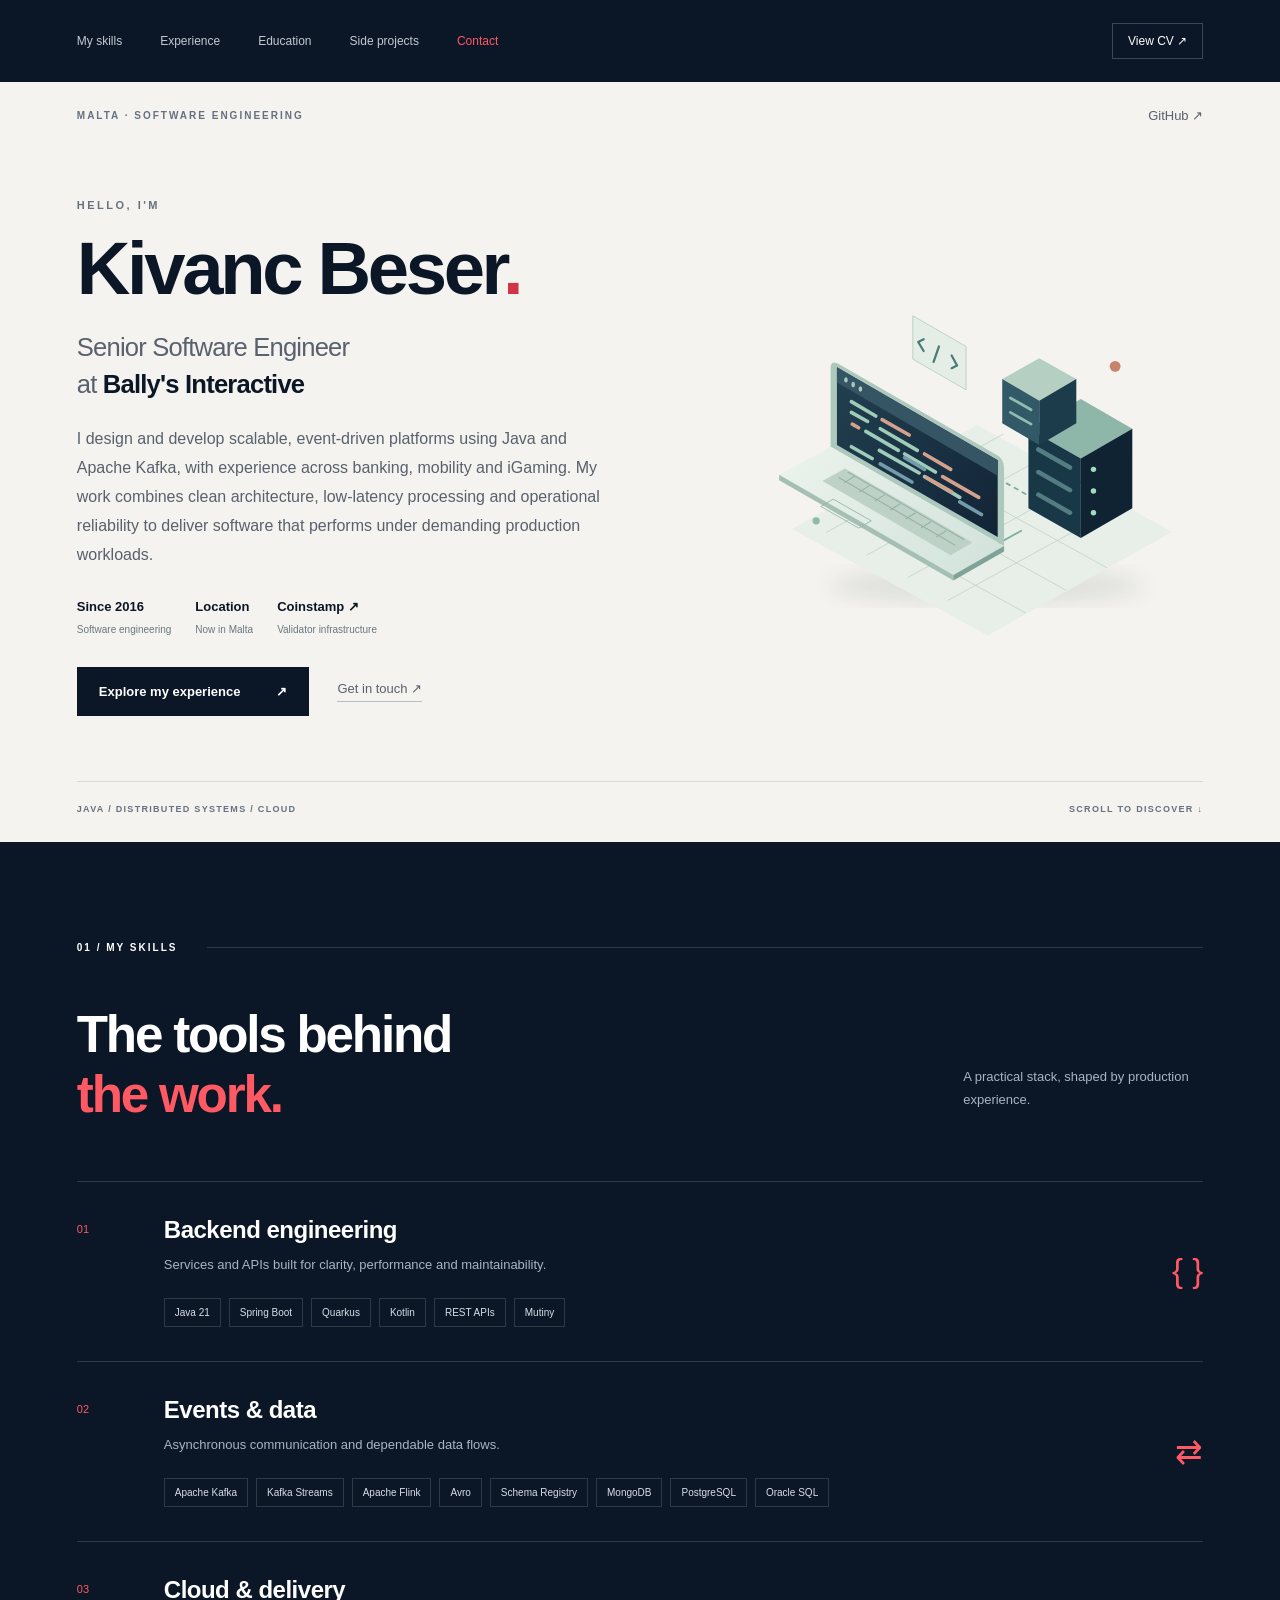
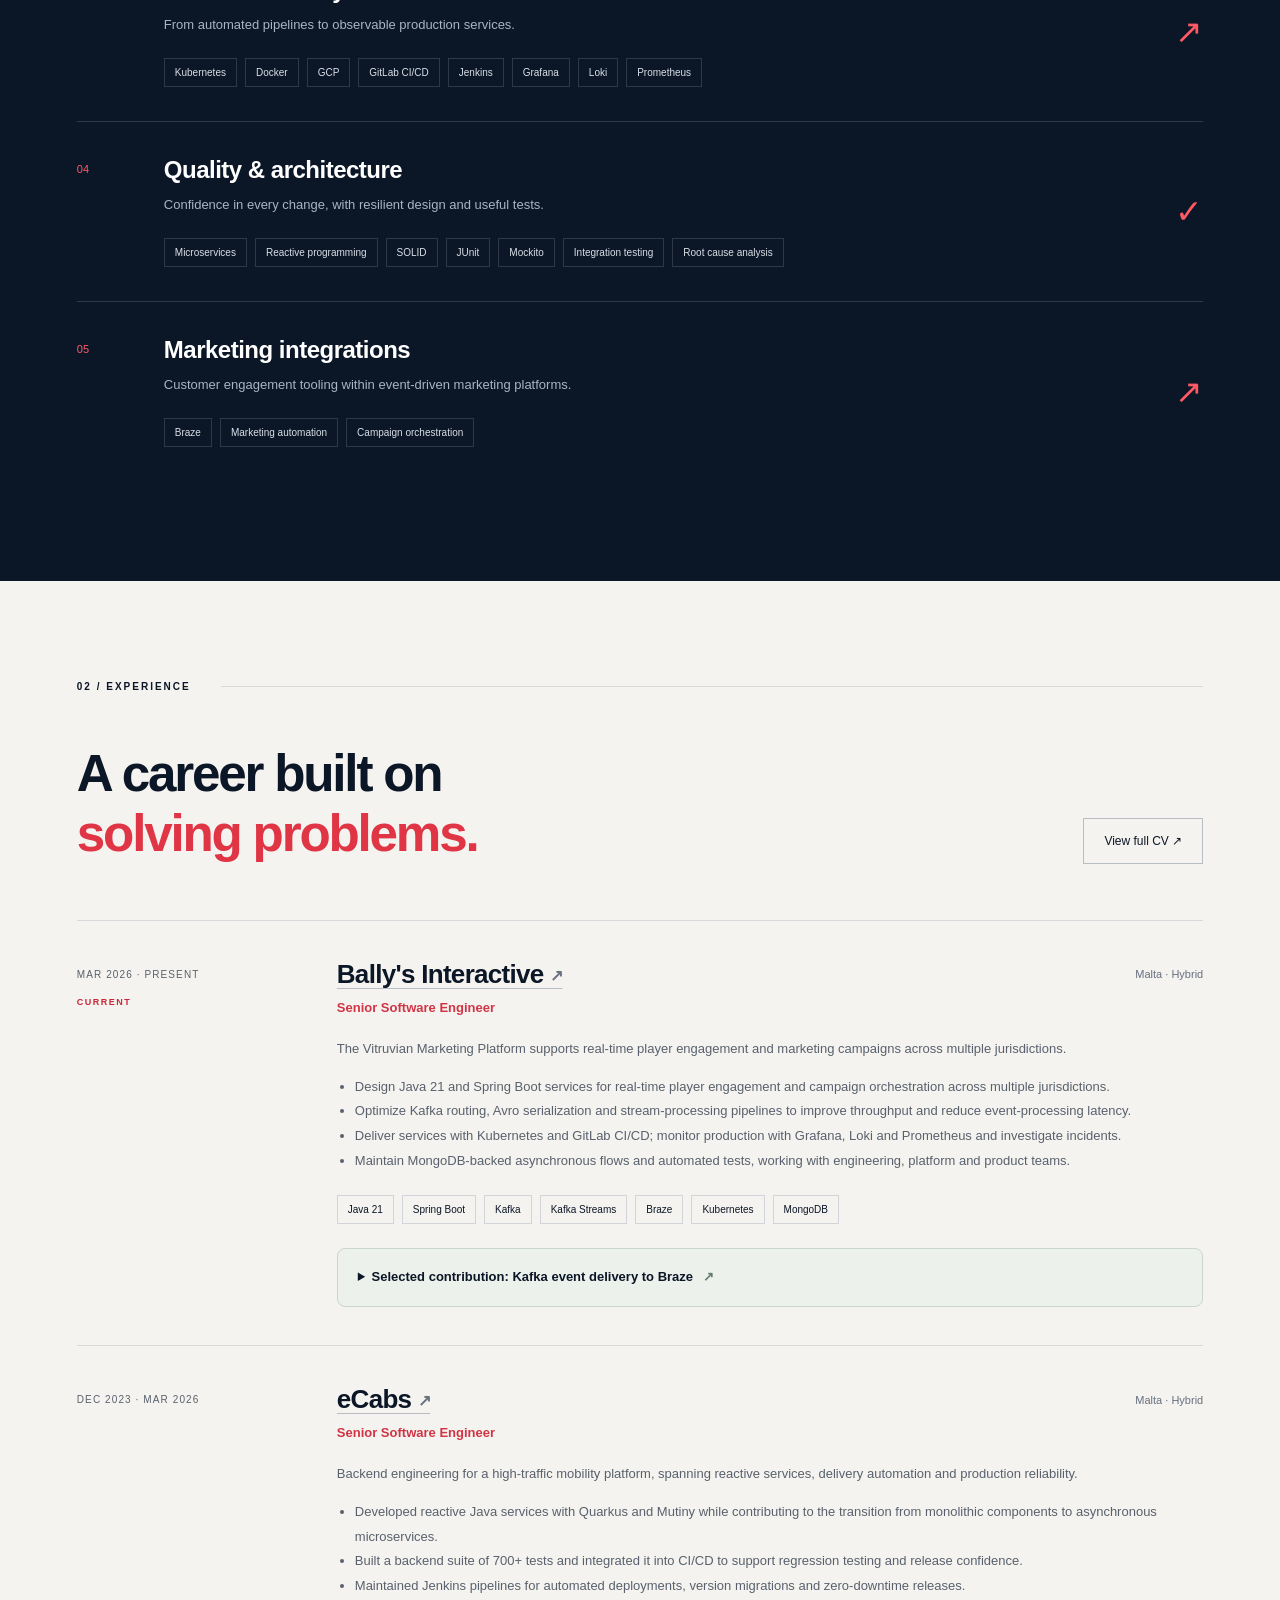
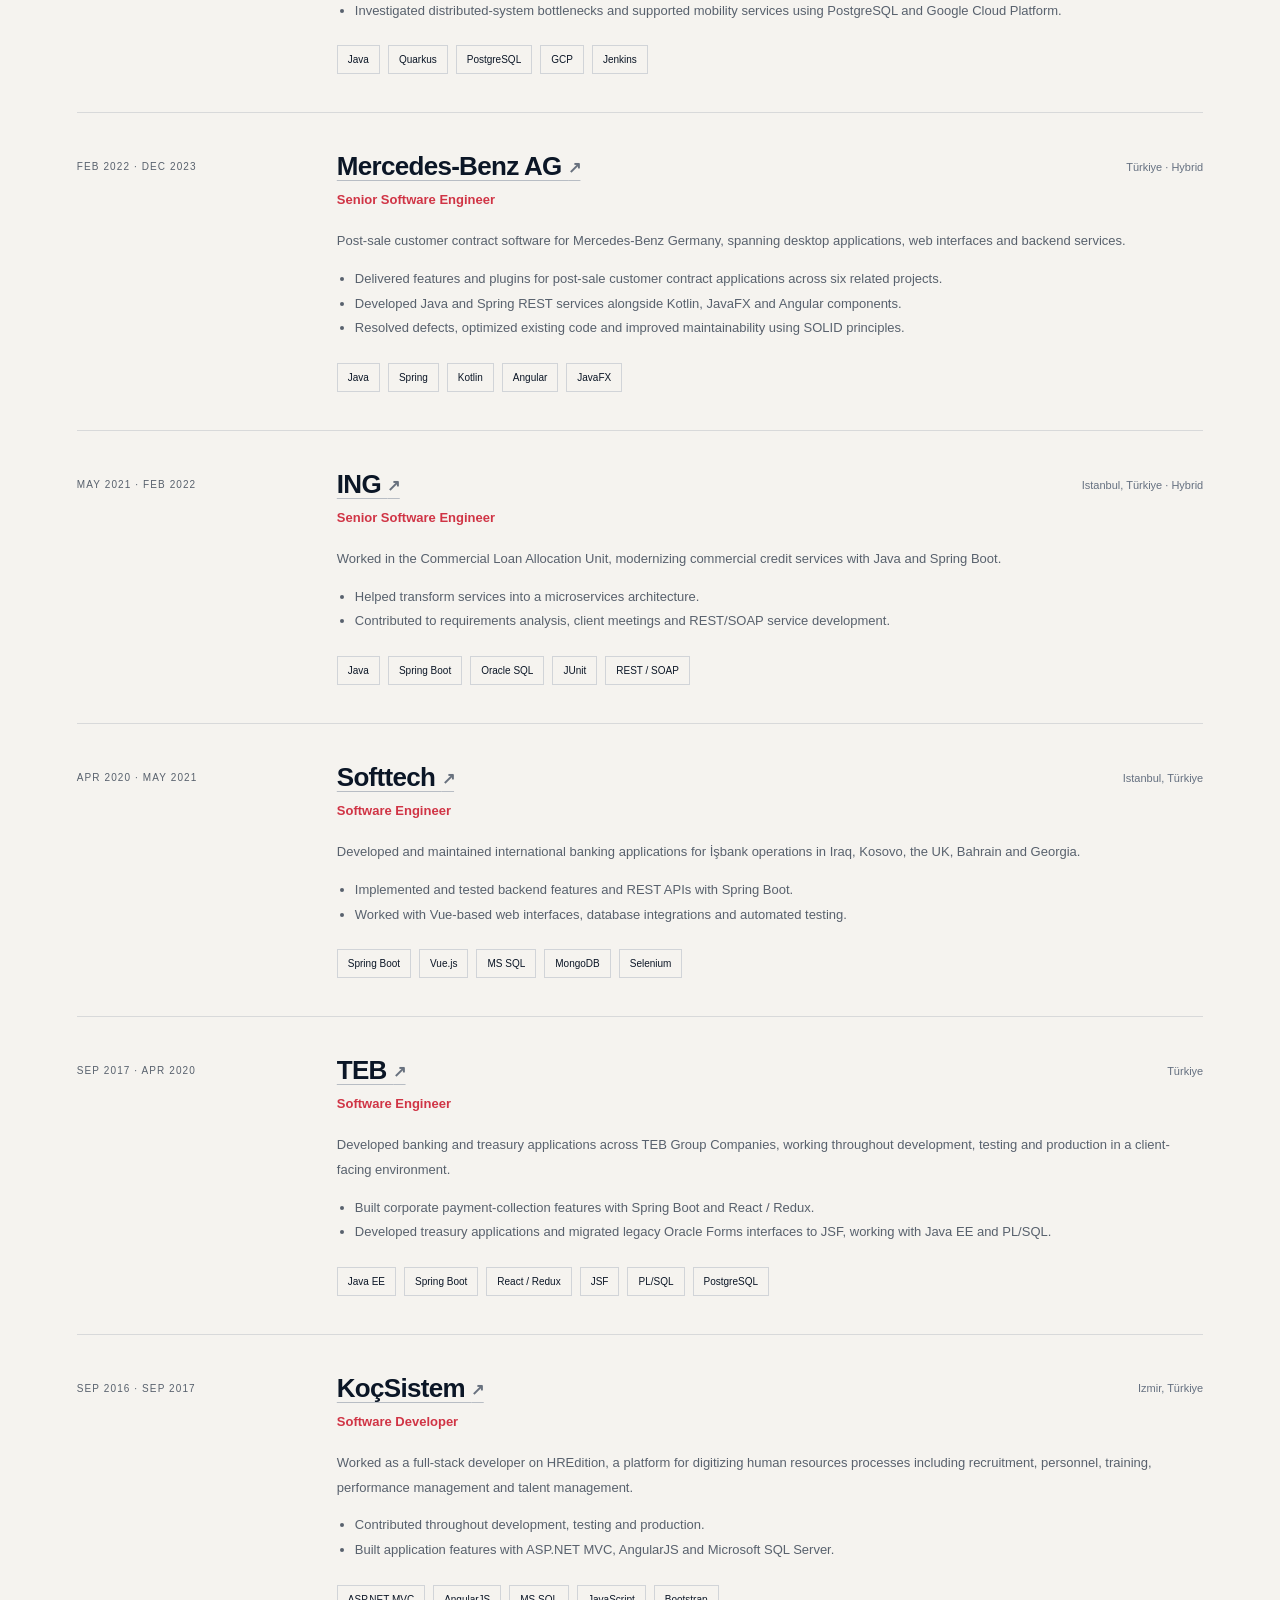
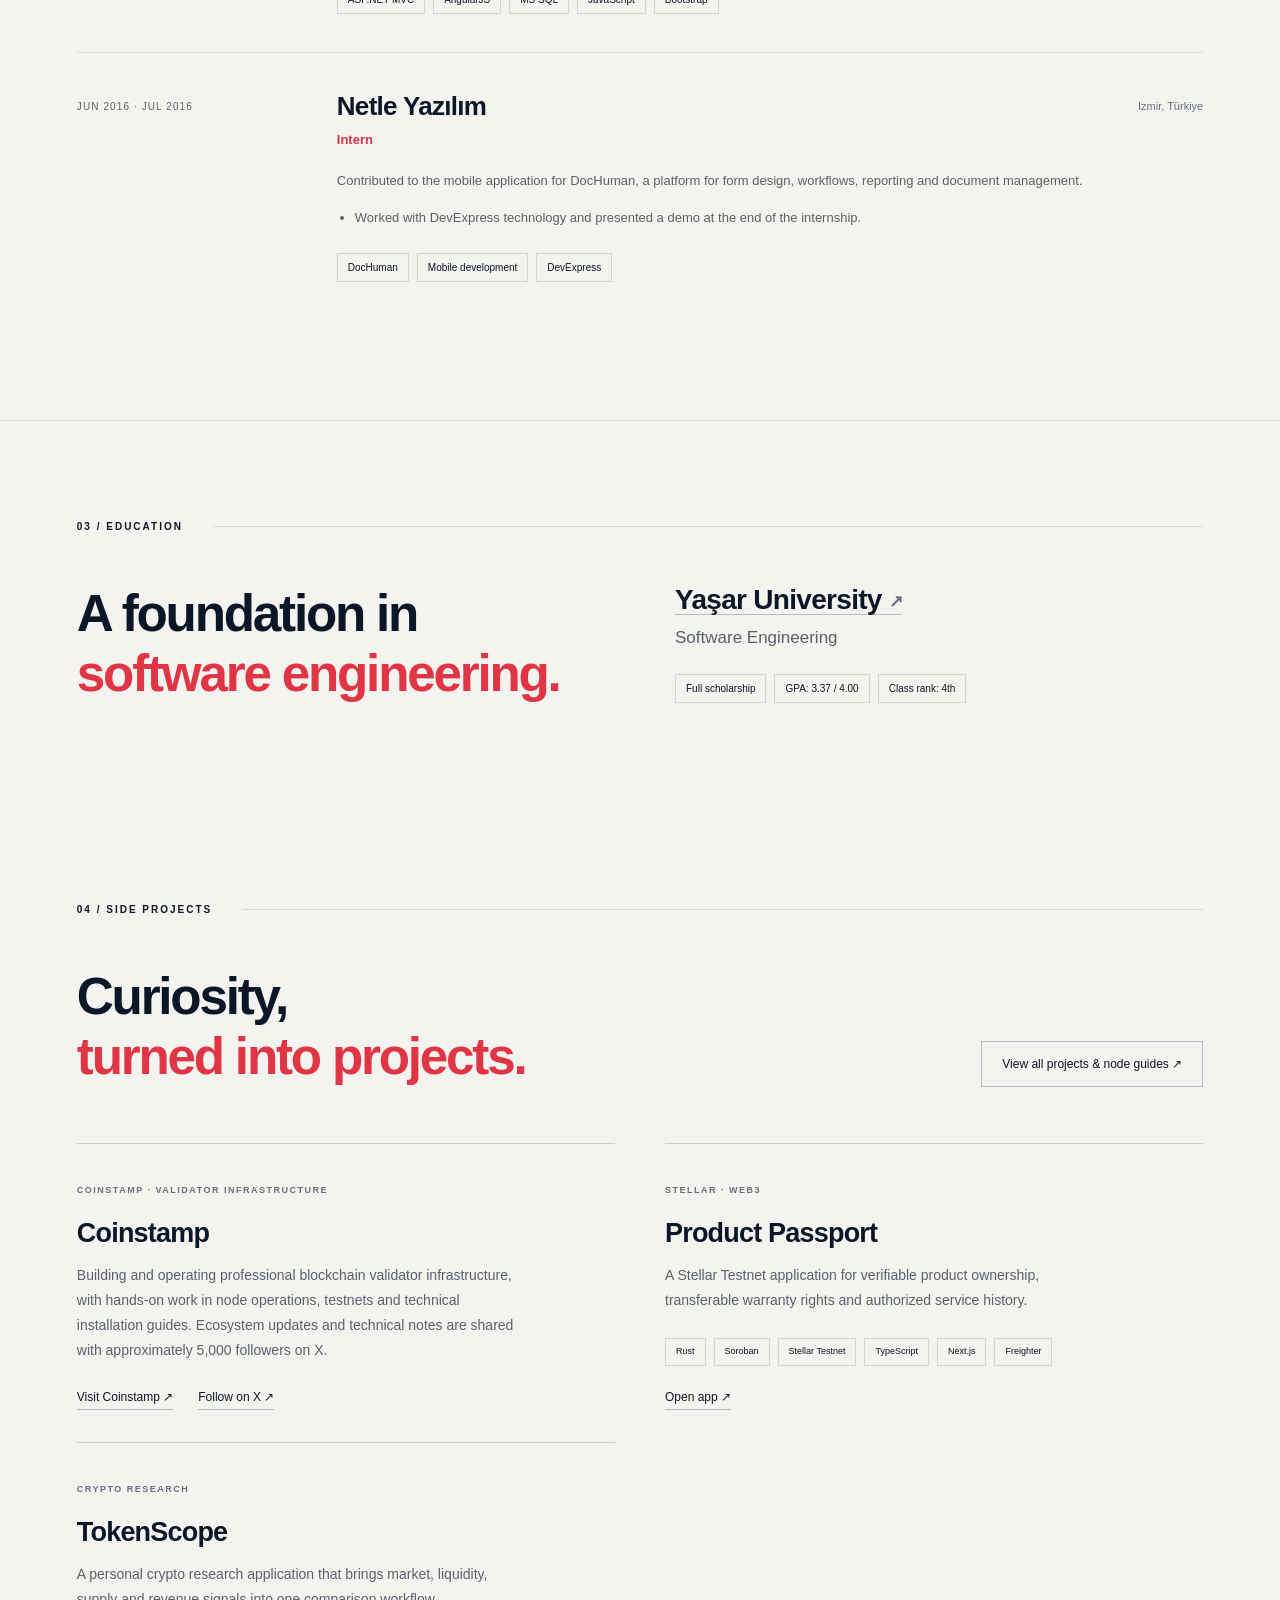
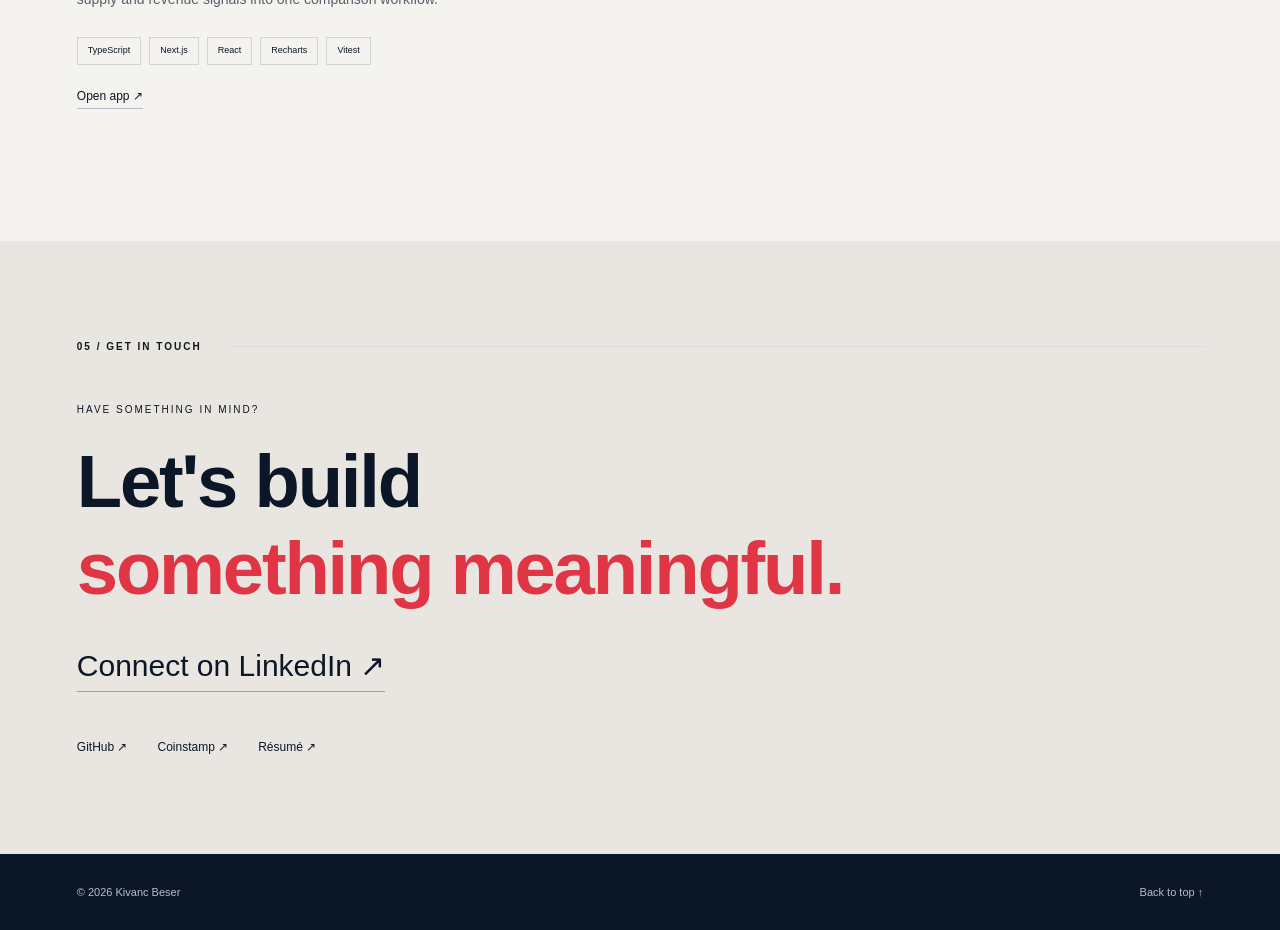
<file: index.html>
<!doctype html>
<html lang="en">
<head>
<meta charset="utf-8"><meta name="viewport" content="width=device-width, initial-scale=1">
<meta name="description" content="Kivanc Beser · Senior Software Engineer based in Malta. Java, event-driven systems, microservices and cloud-native platforms.">
<meta name="theme-color" content="#f5f3ef"><title>Kivanc Beser | Senior Software Engineer</title>

<link rel="stylesheet" href="style.css">
</head>
<body>
<a class="skip" href="#skills">Skip to content</a>
<nav class="nav" aria-label="Main navigation"><div><a href="#skills">My skills</a><a href="#experience">Experience</a><a href="#education">Education</a><a href="#projects">Side projects</a><a href="#contact">Contact</a></div><a class="cv-link" href="cv.html" target="_blank" rel="noopener">View CV ↗</a></nav>
<header class="hero" id="home"><span id="about" class="legacy-anchor" aria-hidden="true"></span>
<div class="hero-top"><span>MALTA · SOFTWARE ENGINEERING</span><a href="https://github.com/kivancbeser" target="_blank" rel="noopener noreferrer">GitHub ↗</a></div>
<div class="hero-layout"><div class="hero-content"><p class="eyebrow">HELLO, I'M</p><h1>Kivanc Beser<span>.</span></h1><h2>Senior Software Engineer <br>at <strong>Bally's Interactive</strong></h2><div class="home-bio"><p>I design and develop scalable, event-driven platforms using Java and Apache Kafka, with experience across banking, mobility and iGaming. My work combines clean architecture, low-latency processing and operational reliability to deliver software that performs under demanding production workloads.</p></div><div class="hero-highlights"><span><strong>Since 2016</strong>Software engineering</span><span><strong>Location</strong>Now in Malta</span><a href="https://coinstamp.me/" target="_blank" rel="noopener noreferrer"><strong>Coinstamp ↗</strong>Validator infrastructure</a></div><div class="hero-actions"><a class="button light" href="#experience">Explore my experience <span>↗</span></a><a class="text-link" href="https://www.linkedin.com/in/kivancenesbeser/" target="_blank" rel="noopener noreferrer">Get in touch ↗</a></div></div>
<div class="tech-visual" role="img" aria-label="Isometric illustration of servers, connected infrastructure and a code window"><svg viewBox="0 0 500 410" fill="none" aria-hidden="true"><defs><linearGradient id="panel" x1="90" y1="70" x2="370" y2="340" gradientUnits="userSpaceOnUse"><stop stop-color="#244454"/><stop offset="1" stop-color="#0b192c"/></linearGradient><linearGradient id="glass" x1="80" y1="80" x2="320" y2="270" gradientUnits="userSpaceOnUse"><stop stop-color="#eff5ef"/><stop offset="1" stop-color="#d2e3db"/></linearGradient><filter id="shadow"><feGaussianBlur stdDeviation="12"/></filter></defs><ellipse cx="260" cy="353" rx="175" ry="20" fill="#153d38" opacity=".1" filter="url(#shadow)"/><path d="M44 290L249 175L465 293L261 408Z" fill="#e8eee8"/><g stroke="#c5d5cc" stroke-width="1"><path d="M82 294L278 185M127 319L324 210M172 344L370 235M217 369L416 260M89 265L303 383M134 240L348 358M179 215L393 333"/></g><g stroke="#7bafa0" stroke-width="2" stroke-linecap="round"><path d="M150 295L221 335L298 292"/><path d="M247 220L322 262L387 225" stroke-dasharray="4 6"/><path d="M83 231L122 253L151 237"/></g><g><path d="M306 179L364 146L421 179L364 212Z" fill="#8eb6a9"/><path d="M306 179L364 212V300L306 267Z" fill="#193847"/><path d="M364 212L421 179V267L364 300Z" fill="#102332"/><path d="M317 202L352 222M317 227L352 247M317 252L352 272" stroke="#537d82" stroke-width="5" stroke-linecap="round"/><g fill="#a1ddbd"><circle cx="378" cy="224" r="3"/><circle cx="378" cy="248" r="3"/><circle cx="378" cy="272" r="3"/></g></g><g><path d="M277 124L318 101L359 124L318 148Z" fill="#b5cfc2"/><path d="M277 124L318 148V197L277 173Z" fill="#315967"/><path d="M318 148L359 124V173L318 197Z" fill="#1d3c4b"/><path d="M286 145L309 158M286 161L309 174" stroke="#93bab0" stroke-width="3" stroke-linecap="round"/></g><g><path d="M87 112Q87 102 97 108L271 208Q279 212 279 223V309L87 199Z" fill="#adc8bc"/><path d="M94 111L272 214V299L94 197Z" fill="url(#panel)"/><path d="M94 111L272 214V231L94 128Z" fill="#355565"/><g fill="#a8c9bd"><ellipse cx="104" cy="125" rx="2" ry="3"/><ellipse cx="112" cy="130" rx="2" ry="3"/><ellipse cx="120" cy="135" rx="2" ry="3"/></g><g stroke-linecap="round" stroke-width="4"><path d="M110 149L137 165M110 161L128 171M142 179L183 203M126 182L162 203M169 207L203 227M141 203L185 228M191 232L230 255M110 199L133 212" stroke="#9fcbb9"/><path d="M144 169L174 186M191 207L220 224M111 174L118 178M211 232L251 255M193 233L221 249" stroke="#d5a18d"/><path d="M169 211L191 224M230 260L254 274M142 218L177 238" stroke="#739ba9"/></g><path d="M87 199L279 309L223 341L30 230Z" fill="url(#glass)"/><path d="M30 230L223 341V347L30 236Z" fill="#a6bfb5"/><path d="M223 341L279 309V315L223 347Z" fill="#7fa398"/><path d="M103 223L210 285L244 305L220 319L78 237Z" fill="#bed1c7"/><path d="M106 227L235 302M96 233L225 308M113 232L102 239M130 242L119 249M147 252L136 259M164 262L153 269M181 272L170 279M198 282L187 289M215 292L204 299" stroke="#96b2a6" stroke-width="1.2"/><path d="M90 257L132 281L118 289L76 265Z" stroke="#99b6a8"/></g><g><path d="M178 54L237 88L237 136L178 102Z" fill="#e4eee7" stroke="#b8d0c1"/><path d="M190 80L184 83L190 93M221 98L227 109L221 112M207 88L201 105" stroke="#4c7b75" stroke-width="2.5" stroke-linecap="round" stroke-linejoin="round"/></g><circle cx="402" cy="110" r="6" fill="#c9826c"/><circle cx="71" cy="281" r="4" fill="#8cbaac"/></svg></div></div><div class="hero-bottom"><span>JAVA / DISTRIBUTED SYSTEMS / CLOUD</span><a href="#skills">SCROLL TO DISCOVER ↓</a></div>

</header>
<main>

<section id="skills" class="section skills"><div class="section-label"><span>01 / MY SKILLS</span><span class="line"></span></div><div class="section-heading"><h2>The tools behind<br><em>the work.</em></h2><p>A practical stack, shaped by production experience.</p></div><div class="skill-list">
<article><span class="skill-number">01</span><div><h3>Backend engineering</h3><p>Services and APIs built for clarity, performance and maintainability.</p><div class="tags"><span>Java 21</span><span>Spring Boot</span><span>Quarkus</span><span>Kotlin</span><span>REST APIs</span><span>Mutiny</span></div></div><span class="skill-symbol" aria-hidden="true">{ }</span></article>
<article><span class="skill-number">02</span><div><h3>Events & data</h3><p>Asynchronous communication and dependable data flows.</p><div class="tags"><span>Apache Kafka</span><span>Kafka Streams</span><span>Apache Flink</span><span>Avro</span><span>Schema Registry</span><span>MongoDB</span><span>PostgreSQL</span><span>Oracle SQL</span></div></div><span class="skill-symbol" aria-hidden="true">⇄</span></article>
<article><span class="skill-number">03</span><div><h3>Cloud & delivery</h3><p>From automated pipelines to observable production services.</p><div class="tags"><span>Kubernetes</span><span>Docker</span><span>GCP</span><span>GitLab CI/CD</span><span>Jenkins</span><span>Grafana</span><span>Loki</span><span>Prometheus</span></div></div><span class="skill-symbol" aria-hidden="true">↗</span></article>
<article><span class="skill-number">04</span><div><h3>Quality & architecture</h3><p>Confidence in every change, with resilient design and useful tests.</p><div class="tags"><span>Microservices</span><span>Reactive programming</span><span>SOLID</span><span>JUnit</span><span>Mockito</span><span>Integration testing</span><span>Root cause analysis</span></div></div><span class="skill-symbol" aria-hidden="true">✓</span></article><article><span class="skill-number">05</span><div><h3>Marketing integrations</h3><p>Customer engagement tooling within event-driven marketing platforms.</p><div class="tags"><span>Braze</span><span>Marketing automation</span><span>Campaign orchestration</span></div></div><span class="skill-symbol" aria-hidden="true">↗</span></article></div></section>
<section id="experience" class="section experience"><div class="section-label"><span>02 / EXPERIENCE</span><span class="line"></span></div><div class="section-heading"><h2>A career built on<br><em>solving problems.</em></h2><a class="outline-button" href="cv.html" target="_blank" rel="noopener">View full CV ↗</a></div><div class="timeline">
<article class="job"><div class="job-date">MAR 2026 · PRESENT<span class="current">CURRENT</span></div><div class="job-body"><div class="job-header"><h3><a class="company-link" href="https://www.ballys.com/Our-Brands/ballys-interactive-international/default.aspx" target="_blank" rel="noopener noreferrer" aria-label="Bally&#x27;s Interactive official website (opens in a new tab)">Bally's Interactive <span aria-hidden="true">↗</span></a></h3><span>Malta · Hybrid</span></div><h4>Senior Software Engineer</h4><p>The Vitruvian Marketing Platform supports real-time player engagement and marketing campaigns across multiple jurisdictions.</p><ul><li>Design Java 21 and Spring Boot services for real-time player engagement and campaign orchestration across multiple jurisdictions.</li><li>Optimize Kafka routing, Avro serialization and stream-processing pipelines to improve throughput and reduce event-processing latency.</li><li>Deliver services with Kubernetes and GitLab CI/CD; monitor production with Grafana, Loki and Prometheus and investigate incidents.</li><li>Maintain MongoDB-backed asynchronous flows and automated tests, working with engineering, platform and product teams.</li></ul><div class="tags"><span>Java 21</span><span>Spring Boot</span><span>Kafka</span><span>Kafka Streams</span><span>Braze</span><span>Kubernetes</span><span>MongoDB</span></div><details class="engineering-case"><summary>Selected contribution: Kafka event delivery to Braze <span aria-hidden="true">↗</span></summary><div class="case-content"><p class="case-context">Bally’s Interactive · Marketing platform</p><div class="case-grid"><div><h5>Problem</h5><p>Events passing through Kafka topics were reaching Braze late, delaying the marketing platform’s event delivery.</p></div><div><h5>My contribution</h5><p>Contributed to a performance fix in the YAML configuration for the event-processing flow, addressing the delivery delay.</p></div><div><h5>Outcome</h5><p>The configuration change resolved the delayed delivery to Braze, supporting more timely event-driven marketing.</p></div></div><div class="tags"><span>Apache Kafka</span><span>YAML configuration</span><span>Braze</span><span>Event delivery</span></div></div></details></div></article>
<article class="job"><div class="job-date">DEC 2023 · MAR 2026</div><div class="job-body"><div class="job-header"><h3><a class="company-link" href="https://ecabstech.com/" target="_blank" rel="noopener noreferrer" aria-label="eCabs official website (opens in a new tab)">eCabs <span aria-hidden="true">↗</span></a></h3><span>Malta · Hybrid</span></div><h4>Senior Software Engineer</h4><p>Backend engineering for a high-traffic mobility platform, spanning reactive services, delivery automation and production reliability.</p><ul><li>Developed reactive Java services with Quarkus and Mutiny while contributing to the transition from monolithic components to asynchronous microservices.</li><li>Built a backend suite of 700+ tests and integrated it into CI/CD to support regression testing and release confidence.</li><li>Maintained Jenkins pipelines for automated deployments, version migrations and zero-downtime releases.</li><li>Investigated distributed-system bottlenecks and supported mobility services using PostgreSQL and Google Cloud Platform.</li></ul><div class="tags"><span>Java</span><span>Quarkus</span><span>PostgreSQL</span><span>GCP</span><span>Jenkins</span></div></div></article>
<article class="job"><div class="job-date">FEB 2022 · DEC 2023</div><div class="job-body"><div class="job-header"><h3><a class="company-link" href="https://www.mercedes-benz.com/en/" target="_blank" rel="noopener noreferrer" aria-label="Mercedes-Benz AG official website (opens in a new tab)">Mercedes-Benz AG <span aria-hidden="true">↗</span></a></h3><span>Türkiye · Hybrid</span></div><h4>Senior Software Engineer</h4><p>Post-sale customer contract software for Mercedes-Benz Germany, spanning desktop applications, web interfaces and backend services.</p><ul><li>Delivered features and plugins for post-sale customer contract applications across six related projects.</li><li>Developed Java and Spring REST services alongside Kotlin, JavaFX and Angular components.</li><li>Resolved defects, optimized existing code and improved maintainability using SOLID principles.</li></ul><div class="tags"><span>Java</span><span>Spring</span><span>Kotlin</span><span>Angular</span><span>JavaFX</span></div></div></article>
<article class="job"><div class="job-date">MAY 2021 · FEB 2022</div><div class="job-body"><div class="job-header"><h3><a class="company-link" href="https://ing.com/?Language=EN" target="_blank" rel="noopener noreferrer" aria-label="ING official website (opens in a new tab)">ING <span aria-hidden="true">↗</span></a></h3><span>Istanbul, Türkiye · Hybrid</span></div><h4>Senior Software Engineer</h4><p>Worked in the Commercial Loan Allocation Unit, modernizing commercial credit services with Java and Spring Boot.</p><ul><li>Helped transform services into a microservices architecture.</li><li>Contributed to requirements analysis, client meetings and REST/SOAP service development.</li></ul><div class="tags"><span>Java</span><span>Spring Boot</span><span>Oracle SQL</span><span>JUnit</span><span>REST / SOAP</span></div></div></article>
<article class="job"><div class="job-date">APR 2020 · MAY 2021</div><div class="job-body"><div class="job-header"><h3><a class="company-link" href="https://softtech.com.tr/en/" target="_blank" rel="noopener noreferrer" aria-label="Softtech official website (opens in a new tab)">Softtech <span aria-hidden="true">↗</span></a></h3><span>Istanbul, Türkiye</span></div><h4>Software Engineer</h4><p>Developed and maintained international banking applications for İşbank operations in Iraq, Kosovo, the UK, Bahrain and Georgia.</p><ul><li>Implemented and tested backend features and REST APIs with Spring Boot.</li><li>Worked with Vue-based web interfaces, database integrations and automated testing.</li></ul><div class="tags"><span>Spring Boot</span><span>Vue.js</span><span>MS SQL</span><span>MongoDB</span><span>Selenium</span></div></div></article>
<article class="job"><div class="job-date">SEP 2017 · APR 2020</div><div class="job-body"><div class="job-header"><h3><a class="company-link" href="https://www.teb.com.tr/en/" target="_blank" rel="noopener noreferrer" aria-label="TEB official website (opens in a new tab)">TEB <span aria-hidden="true">↗</span></a></h3><span>Türkiye</span></div><h4>Software Engineer</h4><p>Developed banking and treasury applications across TEB Group Companies, working throughout development, testing and production in a client-facing environment.</p><ul><li>Built corporate payment-collection features with Spring Boot and React / Redux.</li><li>Developed treasury applications and migrated legacy Oracle Forms interfaces to JSF, working with Java EE and PL/SQL.</li></ul><div class="tags"><span>Java EE</span><span>Spring Boot</span><span>React / Redux</span><span>JSF</span><span>PL/SQL</span><span>PostgreSQL</span></div></div></article>
<article class="job"><div class="job-date">SEP 2016 · SEP 2017</div><div class="job-body"><div class="job-header"><h3><a class="company-link" href="https://www.kocsistem.com.tr/en" target="_blank" rel="noopener noreferrer" aria-label="KoçSistem official website (opens in a new tab)">KoçSistem <span aria-hidden="true">↗</span></a></h3><span>Izmir, Türkiye</span></div><h4>Software Developer</h4><p>Worked as a full-stack developer on HREdition, a platform for digitizing human resources processes including recruitment, personnel, training, performance management and talent management.</p><ul><li>Contributed throughout development, testing and production.</li><li>Built application features with ASP.NET MVC, AngularJS and Microsoft SQL Server.</li></ul><div class="tags"><span>ASP.NET MVC</span><span>AngularJS</span><span>MS SQL</span><span>JavaScript</span><span>Bootstrap</span></div></div></article>
<article class="job"><div class="job-date">JUN 2016 · JUL 2016</div><div class="job-body"><div class="job-header"><h3>Netle Yazılım</h3><span>Izmir, Türkiye</span></div><h4>Intern</h4><p>Contributed to the mobile application for DocHuman, a platform for form design, workflows, reporting and document management.</p><ul><li>Worked with DevExpress technology and presented a demo at the end of the internship.</li></ul><div class="tags"><span>DocHuman</span><span>Mobile development</span><span>DevExpress</span></div></div></article>
</div></section>
<section id="education" class="section education"><div class="section-label"><span>03 / EDUCATION</span><span class="line"></span></div><div class="about-grid"><h2>A foundation in<br><em>software engineering.</em></h2><div class="education-details"><h3><a class="company-link" href="https://www.yasar.edu.tr/en/" target="_blank" rel="noopener noreferrer">Yaşar University <span aria-hidden="true">↗</span></a></h3><p>Software Engineering</p><div class="tags"><span>Full scholarship</span><span>GPA: 3.37 / 4.00</span><span>Class rank: 4th</span></div></div></div></section>
<section id="projects" class="section home-projects"><div class="section-label"><span>04 / SIDE PROJECTS</span><span class="line"></span></div><div class="section-heading"><h2>Curiosity,<br><em>turned into projects.</em></h2><a class="outline-button" href="projects.html">View all projects &amp; node guides ↗</a></div><div class="projects-grid"><article class="project-card"><p class="eyebrow">COINSTAMP · VALIDATOR INFRASTRUCTURE</p><h3>Coinstamp</h3><p>Building and operating professional blockchain validator infrastructure, with hands-on work in node operations, testnets and technical installation guides. Ecosystem updates and technical notes are shared with approximately 5,000 followers on X.</p><div class="project-links"><a href="https://coinstamp.me/" target="_blank" rel="noopener noreferrer">Visit Coinstamp ↗</a><a href="https://x.com/Coinstampp" target="_blank" rel="noopener noreferrer">Follow on X ↗</a></div></article><article class="project-card"><p class="eyebrow">STELLAR · WEB3</p><h3>Product Passport</h3><p>A Stellar Testnet application for verifiable product ownership, transferable warranty rights and authorized service history.</p><div class="tags project-stack"><span>Rust</span><span>Soroban</span><span>Stellar Testnet</span><span>TypeScript</span><span>Next.js</span><span>Freighter</span></div><div class="project-links"><a href="https://stellar-product-passport.vercel.app" target="_blank" rel="noopener noreferrer">Open app ↗</a></div></article><article class="project-card"><p class="eyebrow">CRYPTO RESEARCH</p><h3>TokenScope</h3><p>A personal crypto research application that brings market, liquidity, supply and revenue signals into one comparison workflow.</p><div class="tags project-stack"><span>TypeScript</span><span>Next.js</span><span>React</span><span>Recharts</span><span>Vitest</span></div><div class="project-links"><a href="https://tokenscope-one.vercel.app" target="_blank" rel="noopener noreferrer">Open app ↗</a></div></article></div></section>
<section id="contact" class="section contact"><div class="section-label"><span>05 / GET IN TOUCH</span><span class="line"></span></div><p>HAVE SOMETHING IN MIND?</p><h2>Let's build<br><em>something meaningful.</em></h2><a class="contact-email" href="https://www.linkedin.com/in/kivancenesbeser/" target="_blank" rel="noopener noreferrer">Connect on LinkedIn ↗</a><div class="contact-links"><a href="https://github.com/kivancbeser" target="_blank" rel="noopener noreferrer">GitHub ↗</a><a href="https://coinstamp.me/" target="_blank" rel="noopener noreferrer">Coinstamp ↗</a><a href="cv.html" target="_blank" rel="noopener">Résumé ↗</a></div></section>
</main><footer><span>© <span id="year">2026</span> Kivanc Beser</span><a href="#home">Back to top ↑</a></footer>
<script src="script.js"></script>
</body></html>
</file>
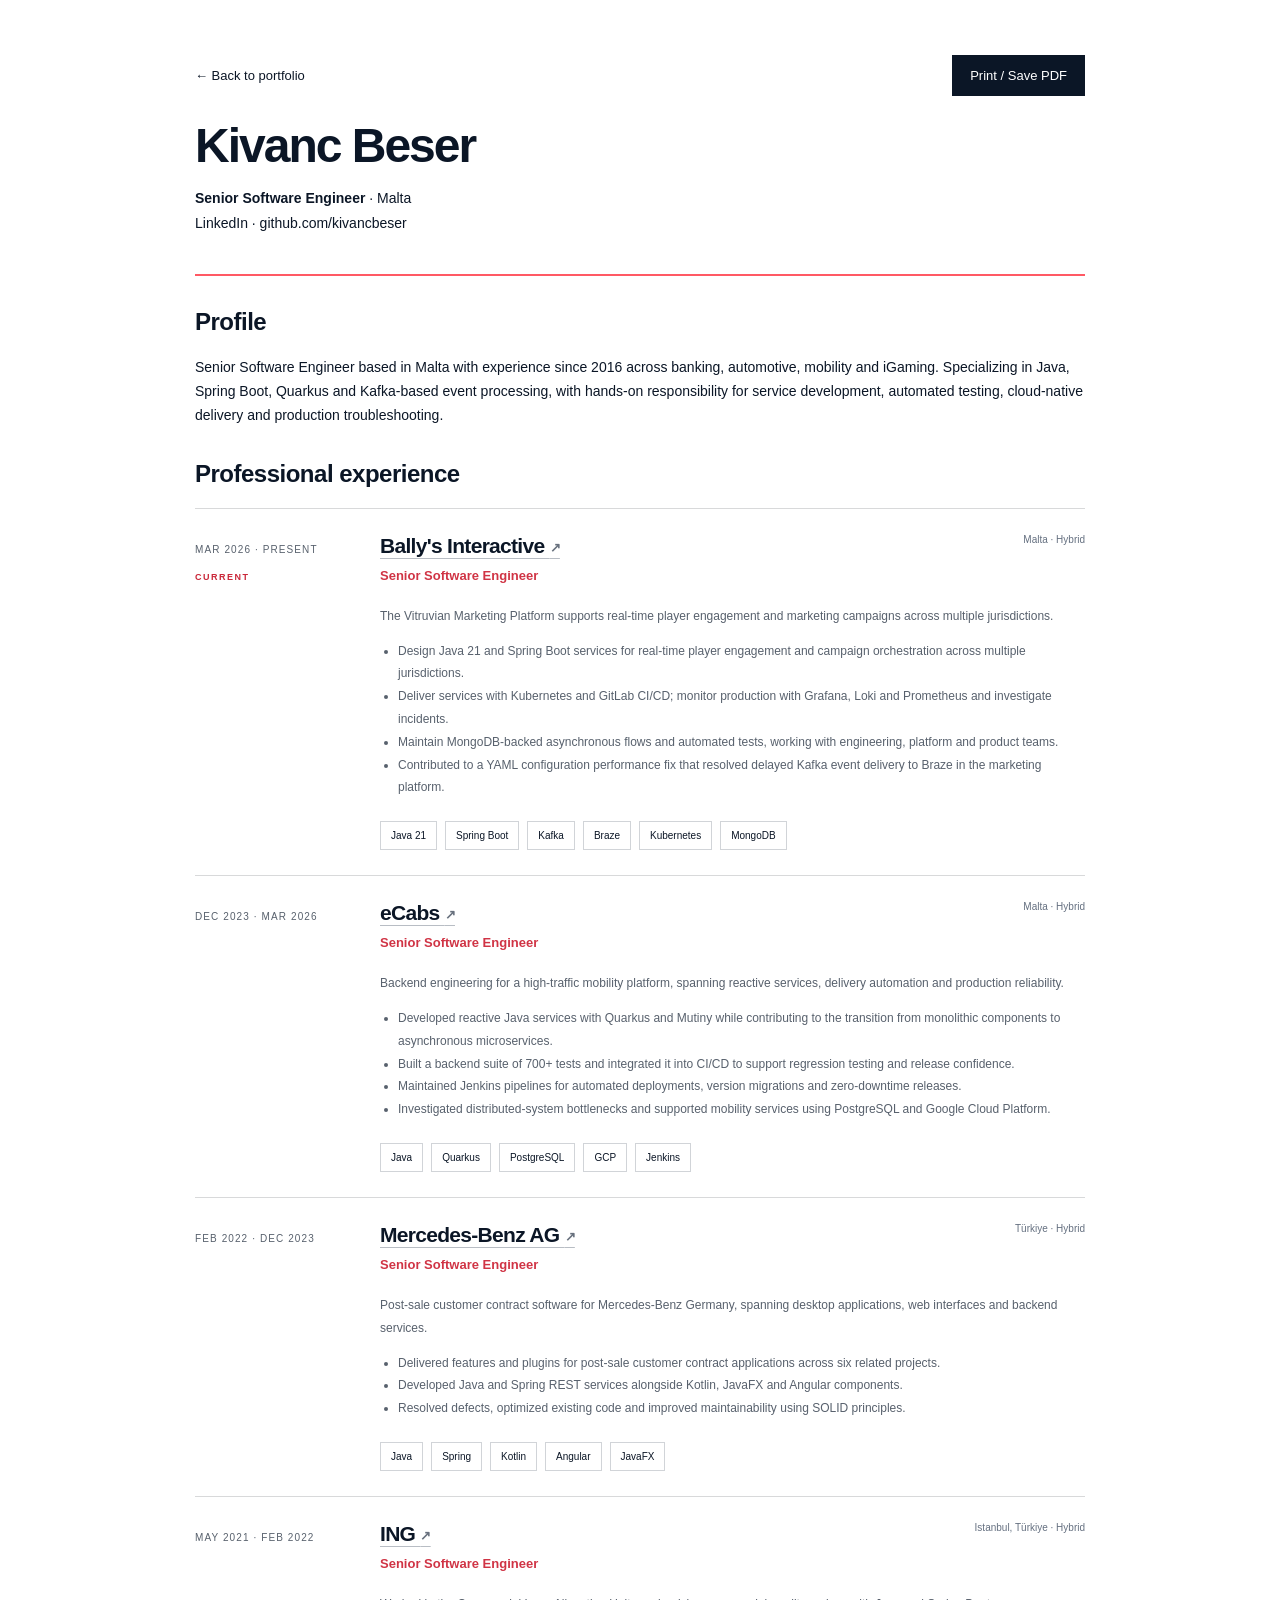
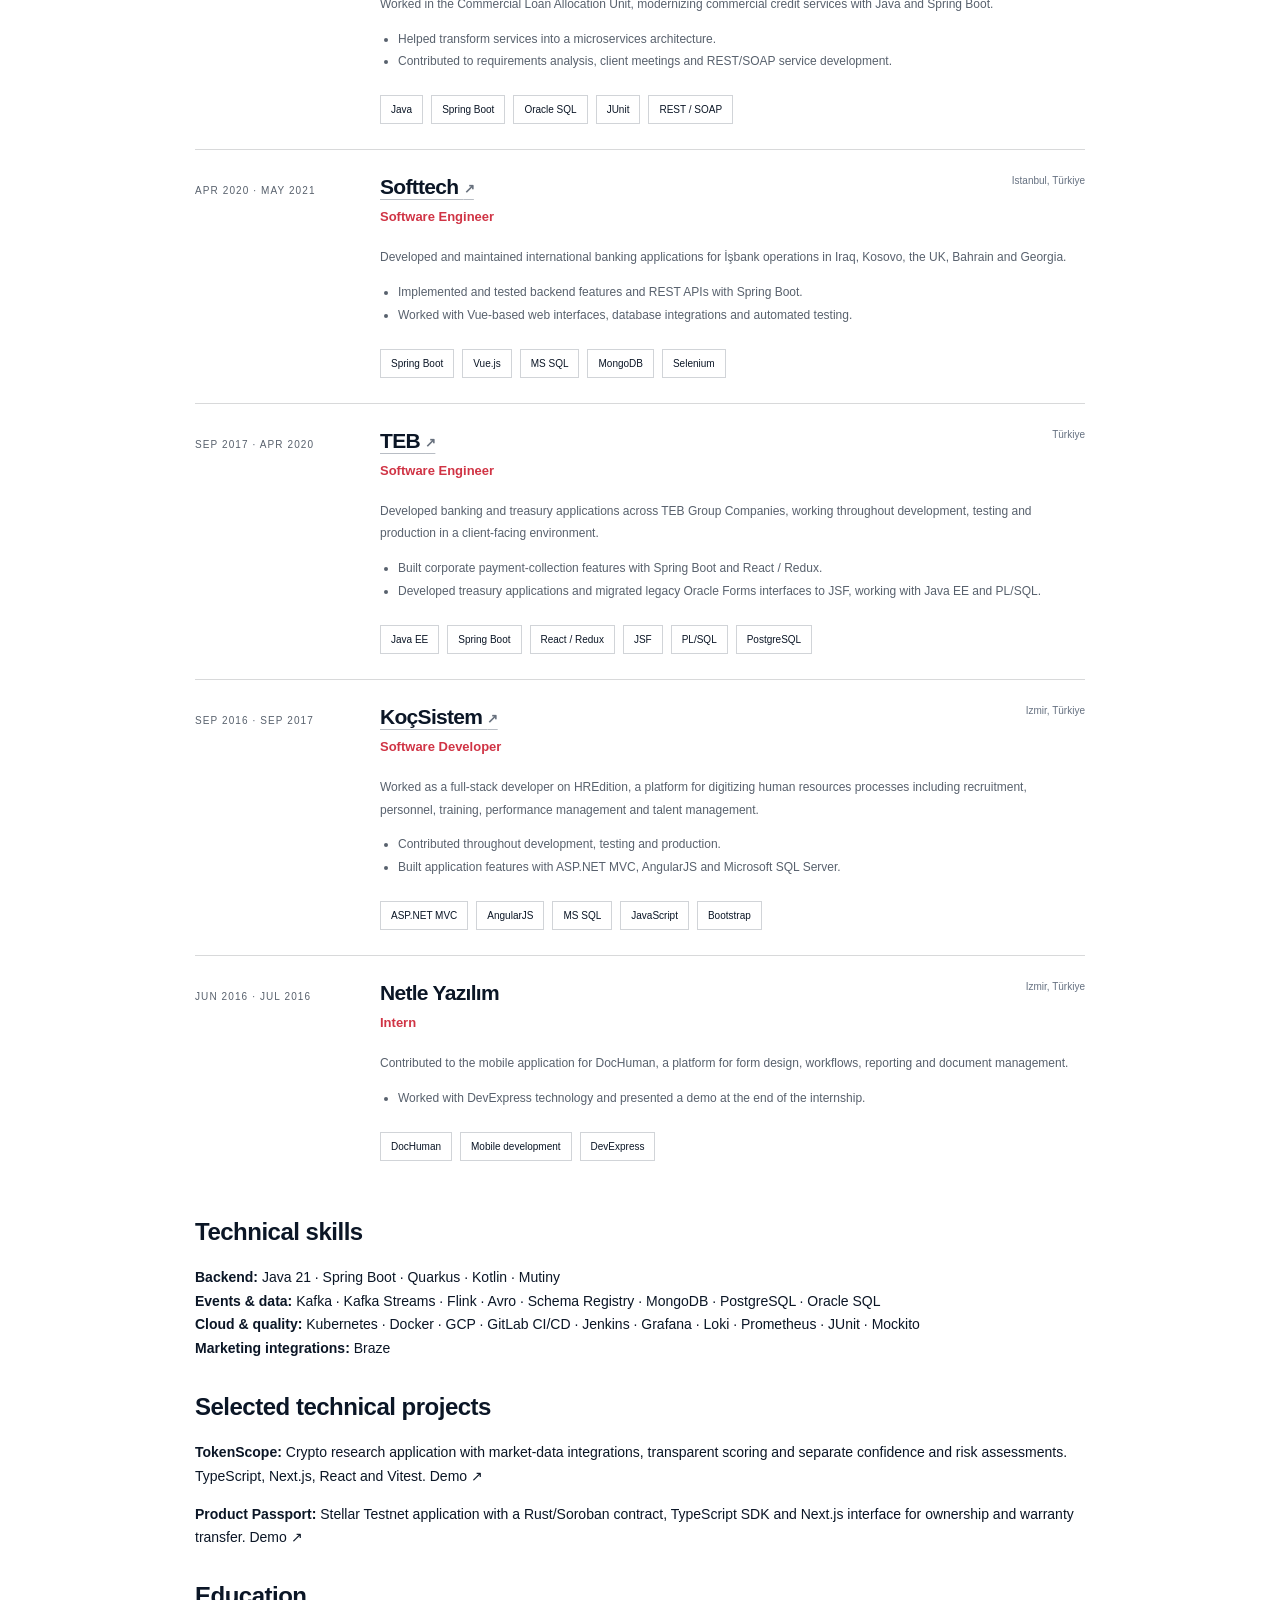
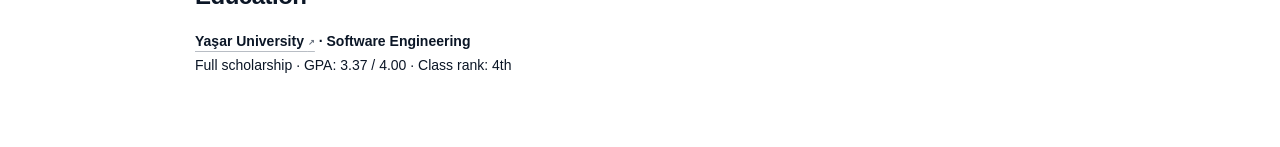
<file: cv.html>
<!doctype html><html lang="en"><head><meta charset="utf-8"><meta name="viewport" content="width=device-width,initial-scale=1"><title>Kivanc Beser · CV</title><link rel="stylesheet" href="style.css"><style>body{background:white}.cv{max-width:960px;margin:auto;padding:55px 35px}.cv h1{font-size:48px;letter-spacing:-2px;margin:24px 0 10px}.cv-head{border-bottom:2px solid #ff5964;padding-bottom:24px}.cv-head p{line-height:1.8;font-size:14px}.cv h2{font-size:24px;letter-spacing:-.5px;margin:32px 0 20px}.cv .job{grid-template-columns:160px 1fr;gap:25px;padding:25px 0}.cv .job h3{font-size:21px}.cv .job p,.cv .job li{font-size:12px}.cv .job-header{align-items:start}.cv .job-header>span{font-size:10px}.cv-summary{font-size:14px;line-height:1.8}.cv-controls{display:flex;justify-content:space-between;align-items:center;font-size:13px}.cv-controls button{background:#0b1626;color:white;border:0;padding:13px 18px;cursor:pointer}@media(max-width:680px){.cv{padding:30px 6%}.cv .job{grid-template-columns:1fr}.cv h1{font-size:40px}}@media print{@page{margin:15mm}body{color:#111}.cv{padding:0;max-width:none}.cv-controls{display:none}.cv h1{font-size:32px;margin-top:0}.cv h2{margin-top:24px}.cv .job{break-inside:avoid;grid-template-columns:130px 1fr;padding:18px 0}.cv .job p,.cv .job li{font-size:10px}.cv .tags span{font-size:8px;padding:4px 6px}.cv .current{color:#111}.cv a{color:inherit}.cv-head p{font-size:11px}.cv-summary{font-size:11px}}@media print{.cv h2,.cv h3,.cv h4{break-after:avoid-page}.cv .cv-head{break-inside:avoid}.cv .cv-summary{orphans:3;widows:3}.cv .job-date{font-size:9px}.cv .job-header>span{font-size:9px}.cv .tags{gap:5px}}
</style></head><body><main class="cv"><div class="cv-controls"><a href="index.html">← Back to portfolio</a><button onclick="window.print()">Print / Save PDF</button></div><header class="cv-head"><h1>Kivanc Beser</h1><p><strong>Senior Software Engineer</strong> · Malta<br><a href="https://www.linkedin.com/in/kivancenesbeser/">LinkedIn</a> · <a href="https://github.com/kivancbeser">github.com/kivancbeser</a></p></header><h2>Profile</h2><p class="cv-summary">Senior Software Engineer based in Malta with experience since 2016 across banking, automotive, mobility and iGaming. Specializing in Java, Spring Boot, Quarkus and Kafka-based event processing, with hands-on responsibility for service development, automated testing, cloud-native delivery and production troubleshooting.</p><h2>Professional experience</h2><div class="timeline">
<article class="job"><div class="job-date">MAR 2026 · PRESENT<span class="current">CURRENT</span></div><div class="job-body"><div class="job-header"><h3><a class="company-link" href="https://www.ballys.com/Our-Brands/ballys-interactive-international/default.aspx" target="_blank" rel="noopener noreferrer" aria-label="Bally&#x27;s Interactive official website (opens in a new tab)">Bally's Interactive <span aria-hidden="true">↗</span></a></h3><span>Malta · Hybrid</span></div><h4>Senior Software Engineer</h4><p>The Vitruvian Marketing Platform supports real-time player engagement and marketing campaigns across multiple jurisdictions.</p><ul><li>Design Java 21 and Spring Boot services for real-time player engagement and campaign orchestration across multiple jurisdictions.</li><li>Deliver services with Kubernetes and GitLab CI/CD; monitor production with Grafana, Loki and Prometheus and investigate incidents.</li><li>Maintain MongoDB-backed asynchronous flows and automated tests, working with engineering, platform and product teams.</li><li>Contributed to a YAML configuration performance fix that resolved delayed Kafka event delivery to Braze in the marketing platform.</li></ul><div class="tags"><span>Java 21</span><span>Spring Boot</span><span>Kafka</span><span>Braze</span><span>Kubernetes</span><span>MongoDB</span></div></div></article>
<article class="job"><div class="job-date">DEC 2023 · MAR 2026</div><div class="job-body"><div class="job-header"><h3><a class="company-link" href="https://ecabstech.com/" target="_blank" rel="noopener noreferrer" aria-label="eCabs official website (opens in a new tab)">eCabs <span aria-hidden="true">↗</span></a></h3><span>Malta · Hybrid</span></div><h4>Senior Software Engineer</h4><p>Backend engineering for a high-traffic mobility platform, spanning reactive services, delivery automation and production reliability.</p><ul><li>Developed reactive Java services with Quarkus and Mutiny while contributing to the transition from monolithic components to asynchronous microservices.</li><li>Built a backend suite of 700+ tests and integrated it into CI/CD to support regression testing and release confidence.</li><li>Maintained Jenkins pipelines for automated deployments, version migrations and zero-downtime releases.</li><li>Investigated distributed-system bottlenecks and supported mobility services using PostgreSQL and Google Cloud Platform.</li></ul><div class="tags"><span>Java</span><span>Quarkus</span><span>PostgreSQL</span><span>GCP</span><span>Jenkins</span></div></div></article>
<article class="job"><div class="job-date">FEB 2022 · DEC 2023</div><div class="job-body"><div class="job-header"><h3><a class="company-link" href="https://www.mercedes-benz.com/en/" target="_blank" rel="noopener noreferrer" aria-label="Mercedes-Benz AG official website (opens in a new tab)">Mercedes-Benz AG <span aria-hidden="true">↗</span></a></h3><span>Türkiye · Hybrid</span></div><h4>Senior Software Engineer</h4><p>Post-sale customer contract software for Mercedes-Benz Germany, spanning desktop applications, web interfaces and backend services.</p><ul><li>Delivered features and plugins for post-sale customer contract applications across six related projects.</li><li>Developed Java and Spring REST services alongside Kotlin, JavaFX and Angular components.</li><li>Resolved defects, optimized existing code and improved maintainability using SOLID principles.</li></ul><div class="tags"><span>Java</span><span>Spring</span><span>Kotlin</span><span>Angular</span><span>JavaFX</span></div></div></article>
<article class="job"><div class="job-date">MAY 2021 · FEB 2022</div><div class="job-body"><div class="job-header"><h3><a class="company-link" href="https://ing.com/?Language=EN" target="_blank" rel="noopener noreferrer" aria-label="ING official website (opens in a new tab)">ING <span aria-hidden="true">↗</span></a></h3><span>Istanbul, Türkiye · Hybrid</span></div><h4>Senior Software Engineer</h4><p>Worked in the Commercial Loan Allocation Unit, modernizing commercial credit services with Java and Spring Boot.</p><ul><li>Helped transform services into a microservices architecture.</li><li>Contributed to requirements analysis, client meetings and REST/SOAP service development.</li></ul><div class="tags"><span>Java</span><span>Spring Boot</span><span>Oracle SQL</span><span>JUnit</span><span>REST / SOAP</span></div></div></article>
<article class="job"><div class="job-date">APR 2020 · MAY 2021</div><div class="job-body"><div class="job-header"><h3><a class="company-link" href="https://softtech.com.tr/en/" target="_blank" rel="noopener noreferrer" aria-label="Softtech official website (opens in a new tab)">Softtech <span aria-hidden="true">↗</span></a></h3><span>Istanbul, Türkiye</span></div><h4>Software Engineer</h4><p>Developed and maintained international banking applications for İşbank operations in Iraq, Kosovo, the UK, Bahrain and Georgia.</p><ul><li>Implemented and tested backend features and REST APIs with Spring Boot.</li><li>Worked with Vue-based web interfaces, database integrations and automated testing.</li></ul><div class="tags"><span>Spring Boot</span><span>Vue.js</span><span>MS SQL</span><span>MongoDB</span><span>Selenium</span></div></div></article>
<article class="job"><div class="job-date">SEP 2017 · APR 2020</div><div class="job-body"><div class="job-header"><h3><a class="company-link" href="https://www.teb.com.tr/en/" target="_blank" rel="noopener noreferrer" aria-label="TEB official website (opens in a new tab)">TEB <span aria-hidden="true">↗</span></a></h3><span>Türkiye</span></div><h4>Software Engineer</h4><p>Developed banking and treasury applications across TEB Group Companies, working throughout development, testing and production in a client-facing environment.</p><ul><li>Built corporate payment-collection features with Spring Boot and React / Redux.</li><li>Developed treasury applications and migrated legacy Oracle Forms interfaces to JSF, working with Java EE and PL/SQL.</li></ul><div class="tags"><span>Java EE</span><span>Spring Boot</span><span>React / Redux</span><span>JSF</span><span>PL/SQL</span><span>PostgreSQL</span></div></div></article>
<article class="job"><div class="job-date">SEP 2016 · SEP 2017</div><div class="job-body"><div class="job-header"><h3><a class="company-link" href="https://www.kocsistem.com.tr/en" target="_blank" rel="noopener noreferrer" aria-label="KoçSistem official website (opens in a new tab)">KoçSistem <span aria-hidden="true">↗</span></a></h3><span>Izmir, Türkiye</span></div><h4>Software Developer</h4><p>Worked as a full-stack developer on HREdition, a platform for digitizing human resources processes including recruitment, personnel, training, performance management and talent management.</p><ul><li>Contributed throughout development, testing and production.</li><li>Built application features with ASP.NET MVC, AngularJS and Microsoft SQL Server.</li></ul><div class="tags"><span>ASP.NET MVC</span><span>AngularJS</span><span>MS SQL</span><span>JavaScript</span><span>Bootstrap</span></div></div></article>
<article class="job"><div class="job-date">JUN 2016 · JUL 2016</div><div class="job-body"><div class="job-header"><h3>Netle Yazılım</h3><span>Izmir, Türkiye</span></div><h4>Intern</h4><p>Contributed to the mobile application for DocHuman, a platform for form design, workflows, reporting and document management.</p><ul><li>Worked with DevExpress technology and presented a demo at the end of the internship.</li></ul><div class="tags"><span>DocHuman</span><span>Mobile development</span><span>DevExpress</span></div></div></article>
</div><h2>Technical skills</h2><p class="cv-summary"><strong>Backend:</strong> Java 21 · Spring Boot · Quarkus · Kotlin · Mutiny<br><strong>Events &amp; data:</strong> Kafka · Kafka Streams · Flink · Avro · Schema Registry · MongoDB · PostgreSQL · Oracle SQL<br><strong>Cloud &amp; quality:</strong> Kubernetes · Docker · GCP · GitLab CI/CD · Jenkins · Grafana · Loki · Prometheus · JUnit · Mockito<br><strong>Marketing integrations:</strong> Braze</p><h2>Selected technical projects</h2><p class="cv-summary"><strong>TokenScope:</strong> Crypto research application with market-data integrations, transparent scoring and separate confidence and risk assessments. TypeScript, Next.js, React and Vitest. <a href="https://tokenscope-one.vercel.app" target="_blank" rel="noopener noreferrer">Demo ↗</a></p><p class="cv-summary"><strong>Product Passport:</strong> Stellar Testnet application with a Rust/Soroban contract, TypeScript SDK and Next.js interface for ownership and warranty transfer. <a href="https://stellar-product-passport.vercel.app" target="_blank" rel="noopener noreferrer">Demo ↗</a></p><h2>Education</h2><p class="cv-summary"><strong><a class="company-link" href="https://www.yasar.edu.tr/en/" target="_blank" rel="noopener noreferrer">Yaşar University <span aria-hidden="true">↗</span></a> · Software Engineering</strong><br>Full scholarship · GPA: 3.37 / 4.00 · Class rank: 4th</p></main></body></html>
</file>
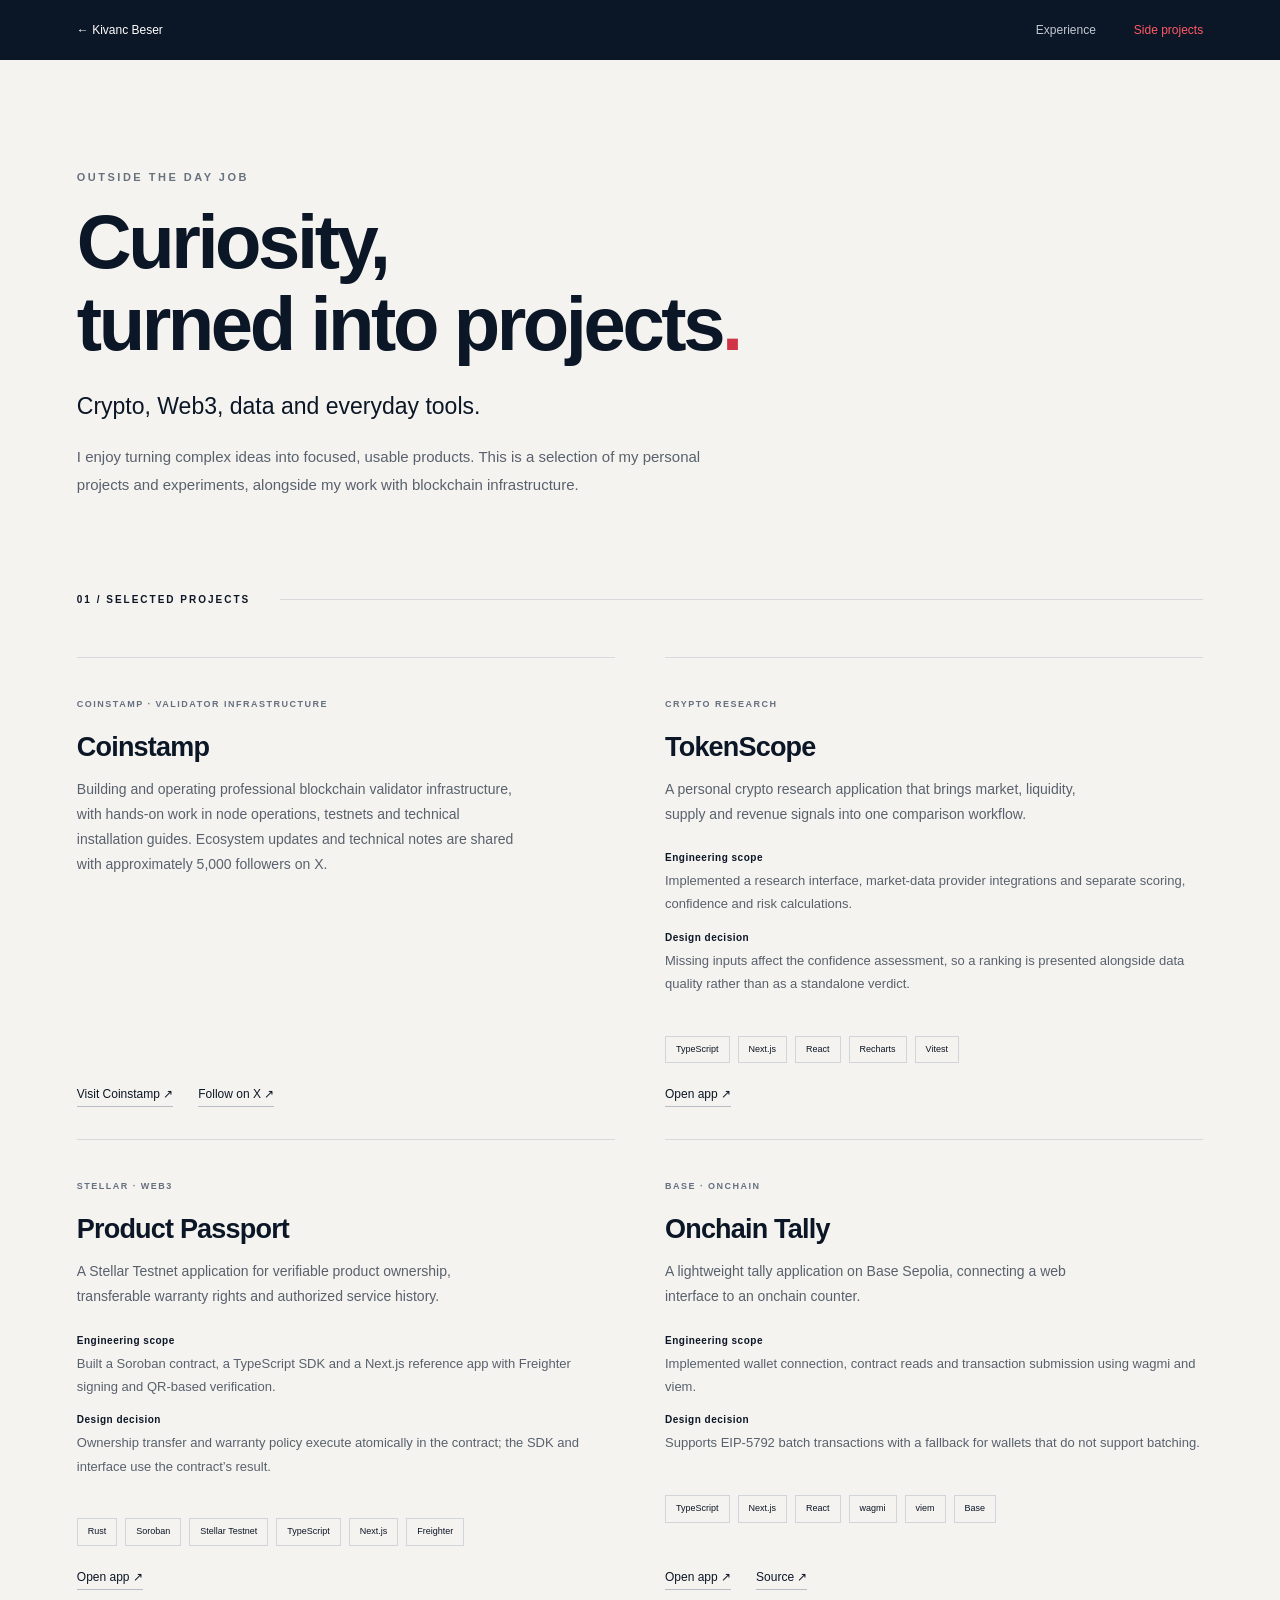
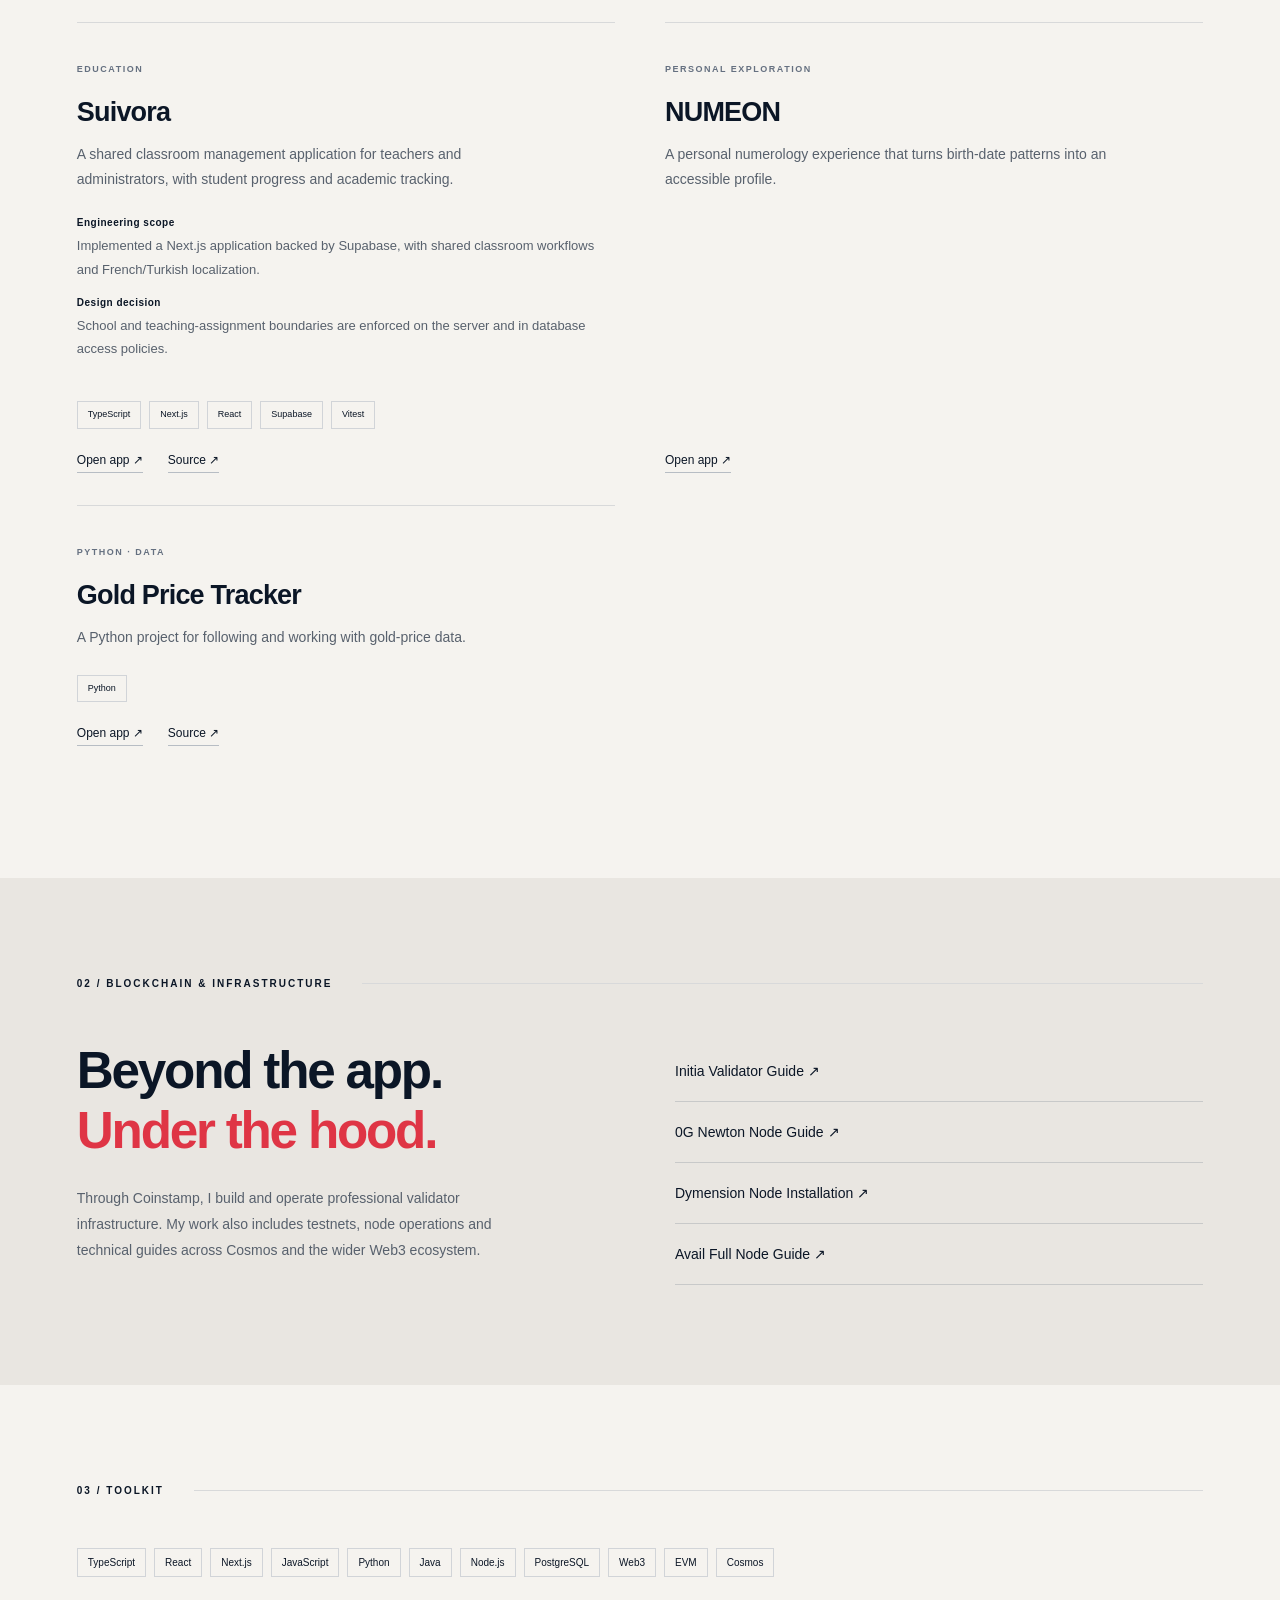
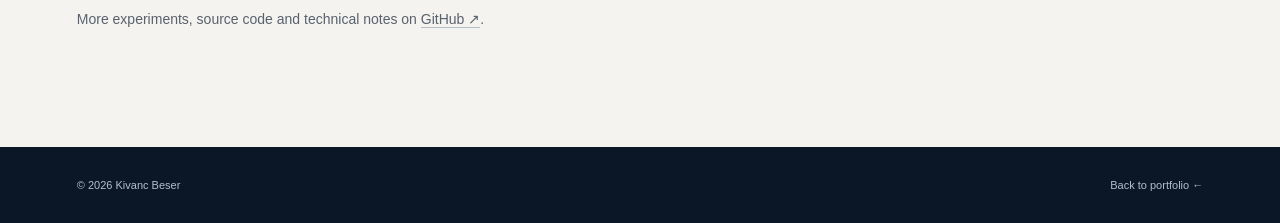
<file: projects.html>
<!doctype html><html lang="en"><head><meta charset="utf-8"><meta name="viewport" content="width=device-width,initial-scale=1"><meta name="theme-color" content="#f5f3ef"><meta name="description" content="Kivanc Beser’s crypto, Web3 and hobby projects: TokenScope, Product Passport, Onchain Tally, Suivora, NUMEON and Gold Price Tracker."><title>Crypto & Side Projects | Kivanc Beser</title><link rel="stylesheet" href="style.css"></head><body><a class="skip" href="#projects">Skip to projects</a><nav class="nav project-nav" aria-label="Main navigation"><a href="index.html">← Kivanc Beser</a><div><a href="index.html#experience">Experience</a><a href="projects.html" aria-current="page" class="active">Side projects</a></div></nav><main><header class="section project-intro"><p class="eyebrow">OUTSIDE THE DAY JOB</p><h1>Curiosity,<br>turned into projects<span>.</span></h1><p class="lead">Crypto, Web3, data and everyday tools.</p><p>I enjoy turning complex ideas into focused, usable products. This is a selection of my personal projects and experiments, alongside my work with blockchain infrastructure.</p></header><section id="projects" class="section projects-section"><div class="section-label"><span>01 / SELECTED PROJECTS</span><span class="line"></span></div><div class="projects-grid"><article class="project-card"><p class="eyebrow">COINSTAMP · VALIDATOR INFRASTRUCTURE</p><h3>Coinstamp</h3><p>Building and operating professional blockchain validator infrastructure, with hands-on work in node operations, testnets and technical installation guides. Ecosystem updates and technical notes are shared with approximately 5,000 followers on X.</p><div class="project-links"><a href="https://coinstamp.me/" target="_blank" rel="noopener noreferrer">Visit Coinstamp ↗</a><a href="https://x.com/Coinstampp" target="_blank" rel="noopener noreferrer">Follow on X ↗</a></div></article><article class="project-card"><p class="eyebrow">CRYPTO RESEARCH</p><h3>TokenScope</h3><p>A personal crypto research application that brings market, liquidity, supply and revenue signals into one comparison workflow.</p><dl class="project-evidence"><dt>Engineering scope</dt><dd>Implemented a research interface, market-data provider integrations and separate scoring, confidence and risk calculations.</dd><dt>Design decision</dt><dd>Missing inputs affect the confidence assessment, so a ranking is presented alongside data quality rather than as a standalone verdict.</dd></dl><div class="tags project-stack"><span>TypeScript</span><span>Next.js</span><span>React</span><span>Recharts</span><span>Vitest</span></div><div class="project-links"><a href="https://tokenscope-one.vercel.app" target="_blank" rel="noopener noreferrer">Open app ↗</a></div></article><article class="project-card"><p class="eyebrow">STELLAR · WEB3</p><h3>Product Passport</h3><p>A Stellar Testnet application for verifiable product ownership, transferable warranty rights and authorized service history.</p><dl class="project-evidence"><dt>Engineering scope</dt><dd>Built a Soroban contract, a TypeScript SDK and a Next.js reference app with Freighter signing and QR-based verification.</dd><dt>Design decision</dt><dd>Ownership transfer and warranty policy execute atomically in the contract; the SDK and interface use the contract’s result.</dd></dl><div class="tags project-stack"><span>Rust</span><span>Soroban</span><span>Stellar Testnet</span><span>TypeScript</span><span>Next.js</span><span>Freighter</span></div><div class="project-links"><a href="https://stellar-product-passport.vercel.app" target="_blank" rel="noopener noreferrer">Open app ↗</a></div></article><article class="project-card"><p class="eyebrow">BASE · ONCHAIN</p><h3>Onchain Tally</h3><p>A lightweight tally application on Base Sepolia, connecting a web interface to an onchain counter.</p><dl class="project-evidence"><dt>Engineering scope</dt><dd>Implemented wallet connection, contract reads and transaction submission using wagmi and viem.</dd><dt>Design decision</dt><dd>Supports EIP-5792 batch transactions with a fallback for wallets that do not support batching.</dd></dl><div class="tags project-stack"><span>TypeScript</span><span>Next.js</span><span>React</span><span>wagmi</span><span>viem</span><span>Base</span></div><div class="project-links"><a href="https://baseappcounter.vercel.app" target="_blank" rel="noopener noreferrer">Open app ↗</a><a href="https://github.com/kivancbeser/baseappcounter" target="_blank" rel="noopener noreferrer">Source ↗</a></div></article><article class="project-card"><p class="eyebrow">EDUCATION</p><h3>Suivora</h3><p>A shared classroom management application for teachers and administrators, with student progress and academic tracking.</p><dl class="project-evidence"><dt>Engineering scope</dt><dd>Implemented a Next.js application backed by Supabase, with shared classroom workflows and French/Turkish localization.</dd><dt>Design decision</dt><dd>School and teaching-assignment boundaries are enforced on the server and in database access policies. </dd></dl><div class="tags project-stack"><span>TypeScript</span><span>Next.js</span><span>React</span><span>Supabase</span><span>Vitest</span></div><div class="project-links"><a href="https://suivora.vercel.app" target="_blank" rel="noopener noreferrer">Open app ↗</a><a href="https://github.com/kivancbeser/Suivora" target="_blank" rel="noopener noreferrer">Source ↗</a></div></article><article class="project-card"><p class="eyebrow">PERSONAL EXPLORATION</p><h3>NUMEON</h3><p>A personal numerology experience that turns birth-date patterns into an accessible profile.</p><div class="project-links"><a href="https://numeon.vercel.app" target="_blank" rel="noopener noreferrer">Open app ↗</a></div></article><article class="project-card"><p class="eyebrow">PYTHON · DATA</p><h3>Gold Price Tracker</h3><p>A Python project for following and working with gold-price data.</p><div class="tags project-stack"><span>Python</span></div><div class="project-links"><a href="https://kivancbeser.github.io/gold-price-tracker/" target="_blank" rel="noopener noreferrer">Open app ↗</a><a href="https://github.com/kivancbeser/gold-price-tracker" target="_blank" rel="noopener noreferrer">Source ↗</a></div></article></div></section><section class="section infrastructure"><div class="section-label"><span>02 / BLOCKCHAIN &amp; INFRASTRUCTURE</span><span class="line"></span></div><div class="about-grid"><div><h2>Beyond the app.<br><em>Under the hood.</em></h2><p class="infra-copy">Through Coinstamp, I build and operate professional validator infrastructure. My work also includes testnets, node operations and technical guides across Cosmos and the wider Web3 ecosystem.</p></div><ul class="guide-list"><li><a href="https://github.com/kivancbeser/Initia-Node-Validator-Guide" target="_blank" rel="noopener noreferrer">Initia Validator Guide ↗</a></li><li><a href="https://github.com/kivancbeser/0G-Newton-Node-Guide" target="_blank" rel="noopener noreferrer">0G Newton Node Guide ↗</a></li><li><a href="https://github.com/kivancbeser/Dymension-Node-Installation" target="_blank" rel="noopener noreferrer">Dymension Node Installation ↗</a></li><li><a href="https://github.com/kivancbeser/Avail-FullNode-Guide" target="_blank" rel="noopener noreferrer">Avail Full Node Guide ↗</a></li></ul></div></section><section class="section project-toolkit"><div class="section-label"><span>03 / TOOLKIT</span><span class="line"></span></div><div class="tags"><span>TypeScript</span><span>React</span><span>Next.js</span><span>JavaScript</span><span>Python</span><span>Java</span><span>Node.js</span><span>PostgreSQL</span><span>Web3</span><span>EVM</span><span>Cosmos</span></div><p>More experiments, source code and technical notes on <a href="https://github.com/kivancbeser" target="_blank" rel="noopener noreferrer">GitHub ↗</a>.</p></section></main><footer><span>© 2026 Kivanc Beser</span><a href="index.html">Back to portfolio ←</a></footer></body></html>
</file>
<file: style.css>
:root{--ink:#0b1626;--muted:#aab4c3;--coral:#ff5964;--paper:#f5f3ef;--rule:#d8d9da}*{box-sizing:border-box}html{scroll-behavior:smooth;scroll-padding-top:95px}body{margin:0;background:var(--paper);color:var(--ink);font-family:Inter,-apple-system,BlinkMacSystemFont,"Segoe UI",sans-serif;-webkit-font-smoothing:antialiased}a{color:inherit;text-decoration:none}a:focus-visible,button:focus-visible{outline:3px solid #e93349;outline-offset:6px}button{font:inherit}.skip{position:absolute;top:-100px;background:white;color:var(--ink);padding:16px;z-index:10}.skip:focus{top:10px}.hero{background:var(--coral);color:#fff;min-height:810px;height:92svh;max-height:1100px;position:relative;overflow:hidden;padding:30px 6%;display:flex;flex-direction:column}.hero:after{content:"";width:720px;height:720px;position:absolute;right:-230px;top:75px;border:1px solid #ffffff30;border-radius:50%;box-shadow:0 0 0 80px #ffffff07,0 0 0 160px #ffffff05;pointer-events:none}.hero-top,.hero-bottom{display:flex;justify-content:space-between;align-items:center;z-index:1}.hero-top>span,.hero-bottom{font-size:10px;font-weight:650;letter-spacing:2px}.wordmark{font-size:30px;font-weight:800;letter-spacing:-2px}.hero .wordmark span{color:var(--ink)}.hero-top>a:last-child{font-size:13px}.hero-content{margin:auto 0;z-index:1;position:relative;max-width:900px}.portrait{width:80px;height:80px;border:1px solid #ffffff70;border-radius:50%;display:grid;place-items:center;font-size:27px;font-weight:600;position:relative;background:#ffffff12;margin-bottom:26px}.status{width:13px;height:13px;background:var(--ink);border:3px solid var(--coral);border-radius:50%;position:absolute;right:1px;bottom:7px}.eyebrow{font-size:11px;letter-spacing:4px;font-weight:650}h1{font-size:clamp(58px,7.7vw,116px);letter-spacing:-.045em;line-height:1.08;margin:18px 0 22px;font-weight:730}h1>span{color:var(--ink)}.hero h2{font-size:clamp(23px,2.6vw,38px);line-height:1.4;font-weight:350;letter-spacing:-1px;margin:0}.hero h2 strong{font-weight:650}.intro{line-height:1.7;font-size:16px;color:#fff;margin:24px 0}.hero-actions{display:flex;gap:28px;align-items:center;margin-top:28px}.button{display:inline-flex;justify-content:space-between;gap:36px;padding:17px 22px;font-size:13px;font-weight:650}.light{background:white;color:var(--ink)}.button:hover{background:var(--ink);color:white}.text-link{font-size:13px;border-bottom:1px solid #ffffff80;padding-bottom:5px}.hero-bottom{margin-top:30px}.code-art{position:absolute;right:9%;top:39%;font:22px/2 monospace;transform:rotate(-8deg);color:#ffffff60}.code-art span{color:#ffffff35;margin-right:12px}.nav{position:sticky;top:0;z-index:5;background:var(--ink);color:white;display:flex;justify-content:space-between;align-items:center;padding:23px 6%;gap:20px}.nav-brand{font-weight:800;font-size:23px;letter-spacing:-1px}.nav-brand span{color:var(--coral)}.nav>div{display:flex;gap:38px}.nav a{font-size:12px}.nav .nav-brand{font-size:23px}.nav>div a{color:#c3c9d2}.nav>div a:hover,.nav>div a.active{color:var(--coral)}.cv-link{border:1px solid #ffffff35;padding:10px 15px}.section{padding:100px max(6%,calc((100vw - 1220px)/2));scroll-margin-top:0}.section-label{display:flex;align-items:center;gap:30px;font-size:10px;font-weight:700;letter-spacing:2px;margin-bottom:52px;white-space:nowrap}.line{height:1px;background:var(--rule);width:100%}.about-grid{display:grid;grid-template-columns:1fr 1fr;gap:70px}h2{font-size:clamp(34px,4vw,56px);line-height:1.17;letter-spacing:-2.2px;font-weight:600;margin:0}em{font-style:normal;color:#df3545}.about-copy p{font-size:15px;line-height:1.85;color:#58616d;margin:0 0 20px}.about-copy .lead{font-size:21px;line-height:1.6;color:var(--ink)}.about-copy p a{border-bottom:1px solid #b0b3b7;color:var(--ink)}.facts{display:flex;gap:50px;padding-top:20px;margin-top:30px;border-top:1px solid var(--rule)}.facts span{display:block;font-size:9px;letter-spacing:1.5px;margin-bottom:10px;color:#647080}.facts strong{font-size:13px;font-weight:600}.skills{background:var(--ink);color:white}.skills .line{background:#ffffff25}.section-heading{display:flex;align-items:end;justify-content:space-between;gap:30px;margin-bottom:56px}.section-heading>p{font-size:13px;color:var(--muted);max-width:240px;line-height:1.8}.skills em{color:var(--coral)}.skill-list article{display:grid;grid-template-columns:65px 1fr 65px;gap:22px;padding:34px 0;border-top:1px solid #ffffff25}.skill-number{color:var(--coral);font-size:11px;padding-top:7px}.skill-list h3{font-weight:550;font-size:24px;letter-spacing:-.5px;margin:0 0 10px}.skill-list p{color:var(--muted);font-size:13px;line-height:1.7;margin:0 0 22px}.tags{display:flex;gap:8px;flex-wrap:wrap}.tags span{border:1px solid #d1d4d8;padding:7px 10px;font-size:10px;line-height:1.3}.skills .tags span{border-color:#ffffff25;color:#d9dfe7}.skill-symbol{font-size:33px;color:var(--coral);align-self:center;text-align:right}.outline-button{font-size:12px;border:1px solid #b8bdc4;padding:15px 20px;white-space:nowrap}.outline-button:hover{background:var(--ink);color:white}.job{display:grid;grid-template-columns:220px 1fr;gap:40px;border-top:1px solid var(--rule);padding:38px 0}.job-date{font-size:10px;letter-spacing:1.1px;line-height:1.6;padding-top:8px;color:#58616d}.current{display:block;color:#ca2739;margin-top:12px;font-size:9px;font-weight:700;letter-spacing:1.5px}.job-header{display:flex;justify-content:space-between;gap:20px;align-items:center}.job h3{font-size:26px;letter-spacing:-.7px;margin:0;font-weight:600}.job-header>span{font-size:11px;color:#657080}.job h4{font-size:13px;color:#d03445;font-weight:600;margin:10px 0 22px}.job p,.job li{font-size:13px;line-height:1.9;color:#58616d}.job ul{padding-left:18px;margin:12px 0 22px}.contact{background:#e9e6e1}.contact>p{font-size:10px;letter-spacing:2px;margin-bottom:24px}.contact h2{font-size:clamp(40px,5.8vw,78px);margin-bottom:35px}.contact-email{font-size:clamp(18px,2.6vw,30px);border-bottom:1px solid #9ea1a4;padding-bottom:8px;display:inline-block}.contact-links{display:flex;gap:30px;margin-top:48px;font-size:12px}footer{background:var(--ink);color:#b4bfce;display:flex;align-items:center;justify-content:space-between;padding:32px 6%;font-size:11px}footer .wordmark{color:white}footer .wordmark span{color:var(--coral)}@media(min-width:1600px){.hero-content{margin-left:calc((100vw - 1400px)/2)}}@media(max-width:1000px){.code-art{display:none}.hero{min-height:760px}.job{grid-template-columns:170px 1fr;gap:25px}.about-grid{gap:35px}.nav>div{gap:22px}}@media(max-width:680px){html{scroll-padding-top:80px}.hero{min-height:730px;height:94svh;padding:22px 6%}.hero-top>span{display:none}.hero-content{padding:35px 0}.portrait{width:65px;height:65px;font-size:23px;margin-bottom:26px}h1{font-size:57px;letter-spacing:-3.6px;max-width:360px}.hero h2{font-size:23px;letter-spacing:-.7px}.intro{font-size:14px}.hero-actions{gap:20px;flex-wrap:wrap}.button{font-size:11px;padding:16px;gap:22px}.hero-bottom{font-size:8px;letter-spacing:1px}.hero-bottom>span{max-width:160px;line-height:1.8}.nav{padding:17px 5%;gap:12px}.nav .nav-brand{display:none}.nav>div{gap:15px;flex:1;justify-content:space-between}.nav a{font-size:10px}.cv-link{padding:8px;white-space:nowrap}.section{padding:65px 6%}.section-label{margin-bottom:35px;font-size:9px;gap:15px}.about-grid{grid-template-columns:1fr;gap:30px}h2{font-size:39px;letter-spacing:-1.6px}.about-copy .lead{font-size:19px}.about-copy p{font-size:14px}.section-heading{display:block;margin-bottom:36px}.section-heading>p{margin:24px 0 0}.section-heading .outline-button{display:inline-block;margin-top:25px}.skill-list article{grid-template-columns:25px 1fr;gap:15px;padding:28px 0}.skill-list h3{font-size:21px}.skill-symbol{display:none}.tags span{font-size:9px}.job{grid-template-columns:1fr;gap:15px;padding:30px 0}.job-date{display:flex;gap:15px;align-items:center}.current{margin:0}.job-header{align-items:start;flex-direction:column;gap:10px}.job h3{font-size:25px}.job h4{margin-top:12px}.contact h2{font-size:43px}footer{gap:15px}footer>span{font-size:10px}}@media(prefers-reduced-motion:reduce){html{scroll-behavior:auto}}

/* A quieter introduction, with coral reserved for accents. */
.hero{background:var(--paper);color:var(--ink);height:auto;min-height:610px;max-height:none;padding-top:26px;padding-bottom:28px}
.hero:after{display:none}.hero .wordmark span{color:#d03445}.hero-top>span{color:#657080}.hero-top>a:last-child{color:#58616d}.hero-content{margin:76px 0 65px;max-width:960px}.eyebrow{color:#68717e;letter-spacing:2.5px}h1{font-size:clamp(54px,6.5vw,88px);letter-spacing:-.045em;margin:18px 0 20px}h1>span{color:#d03445}.hero h2{font-size:clamp(23px,2.7vw,34px);color:#58616d;line-height:1.45}.hero h2 strong{color:var(--ink);font-weight:600}.hero h2 br{display:none}.intro{color:#657080;font-size:15px;margin-top:22px}.hero-actions{margin-top:28px}.light{background:var(--ink);color:white}.button:hover{background:#26364b}.hero .text-link{color:#58616d;border-color:#b7bdc4}.hero-bottom{color:#657080;border-top:1px solid var(--rule);padding-top:22px;margin-top:0;font-size:9px;letter-spacing:1.3px}@media(max-width:680px){.hero{min-height:570px;height:auto}.hero-content{margin:55px 0 45px;padding:0}.hero h1{font-size:54px;letter-spacing:-2.7px}.hero h2{font-size:23px;max-width:330px}.hero h2 br{display:block}.hero .intro{font-size:13px}.hero-bottom{font-size:8px}.hero .button{padding:15px}}

.hero-top{justify-content:space-between}.nav>div{flex:1}.project-nav>div{flex:initial}.project-intro{padding-bottom:45px}.project-intro h1{font-size:clamp(42px,6vw,76px);letter-spacing:-.045em;max-width:1000px}.project-intro .lead{font-size:23px;margin-top:28px}.project-intro>p:last-child{max-width:650px;font-size:15px;color:#58616d;line-height:1.85}.projects-section{padding-top:35px}.projects-grid{display:grid;grid-template-columns:1fr 1fr;gap:0 50px}.project-card{padding:32px 0;border-top:1px solid var(--rule);display:flex;flex-direction:column}.project-card .eyebrow{font-size:9px;letter-spacing:1.5px;color:#657080}.project-card h3{font-size:27px;letter-spacing:-.8px;font-weight:600;margin:14px 0}.project-card>p:not(.eyebrow){font-size:14px;line-height:1.8;color:#58616d;max-width:450px;margin:0 0 25px}.project-links{display:flex;gap:25px;margin-top:auto;font-size:12px}.project-links a{border-bottom:1px solid #b7bdc4;padding-bottom:5px}.infrastructure{background:#e9e6e1}.infra-copy{font-size:14px;line-height:1.85;color:#58616d;margin-top:25px;max-width:450px}.guide-list{list-style:none;margin:0;padding:0}.guide-list li{border-bottom:1px solid #c8c9c9}.guide-list a{display:block;padding:22px 0;font-size:14px}.guide-list a:hover,.project-links a:hover{color:#c42b3b}.project-toolkit p{font-size:14px;line-height:1.8;color:#58616d;margin-top:30px}.project-toolkit p a{border-bottom:1px solid #b7bdc4}@media(max-width:680px){.nav>div{gap:10px;flex-wrap:wrap;justify-content:flex-start}.nav .cv-link{margin-left:auto}.project-nav>div{flex:initial}.projects-grid{grid-template-columns:1fr}.project-intro{padding-bottom:25px}.project-intro .lead{font-size:20px}.project-intro h1{font-size:44px}.project-card{padding:28px 0}}

.education{border-top:1px solid var(--rule)}.education-details h3{font-size:28px;letter-spacing:-.7px;font-weight:600;margin:0 0 12px}.education-details>p{font-size:17px;color:#58616d;margin:0 0 26px}@media(max-width:680px){.nav{align-items:flex-start}.nav>div{gap:14px 17px}.education-details h3{font-size:25px}}

.company-link{text-decoration:underline;text-decoration-thickness:1px;text-underline-offset:5px;text-decoration-color:#b8bdc4}.company-link>span{font-size:.6em;color:#68717e;vertical-align:middle}.company-link:hover{color:#c42b3b;text-decoration-color:currentColor}@media print{.company-link{text-decoration:none}.company-link>span{display:none}}

.job-header{flex-wrap:wrap}.job-header 

.home-projects{background:#eeece7}.home-projects .project-card{border-color:#cdd0d2}

.home-bio{max-width:820px;margin-top:25px}.home-bio p{font-size:15px;line-height:1.8;color:#58616d;margin:0 0 14px}.home-bio a{color:var(--ink);text-decoration:underline;text-underline-offset:3px}.legacy-anchor{position:absolute;top:0}.hero-content{max-width:1000px}@media(max-width:680px){.home-bio p{font-size:14px}}

.hero-layout{display:grid;grid-template-columns:minmax(0,1.35fr) minmax(300px,1fr);gap:65px;align-items:center;margin:65px 0}.hero-layout .hero-content{margin:0;max-width:none}.hero-layout h1{font-size:clamp(48px,5.8vw,84px)}.hero-layout .hero-content h2{font-size:clamp(20px,2vw,28px);letter-spacing:-.8px}.hero-layout .hero-content h2 br{display:block}.home-bio{max-width:540px;margin-top:22px}.home-bio p{font-size:16px;line-height:1.8}.hero-highlights{display:flex;gap:24px;margin:28px 0 30px;flex-wrap:wrap}.hero-highlights>span,.hero-highlights>a{font-size:10px;color:#697781;line-height:1.5}.hero-highlights strong{display:block;font-size:13px;font-weight:600;color:var(--ink);margin-bottom:5px}.engineering-visual{background:#e8efeb;border:1px solid #d8e2dc;border-radius:22px;padding:24px 18px 20px;transform:rotate(2deg);box-shadow:0 18px 45px #193c3210}.visual-caption{font-size:9px;letter-spacing:2px;color:#48675e;display:flex;align-items:center;gap:9px;margin:0 8px 12px}.visual-dot{width:6px;height:6px;border-radius:50%;background:#53806f}.engineering-visual svg{display:block;width:100%;height:auto}.visual-footer{display:flex;justify-content:space-between;font-size:8px;letter-spacing:1.5px;color:#48675e;border-top:1px solid #cad8ce;padding:18px 8px 0;margin-top:8px}@media(max-width:1000px){.hero-layout{gap:30px;grid-template-columns:minmax(0,1.2fr) minmax(260px,1fr)}.hero-highlights{gap:16px}.hero-layout h1{font-size:55px}}@media(max-width:760px){.hero-layout{grid-template-columns:1fr;margin:40px 0;gap:40px}.hero-layout h1{font-size:54px}.engineering-visual{max-width:460px;width:100%;justify-self:center;transform:none}.hero-highlights{gap:22px}.home-bio p{font-size:14px}.hero-layout .hero-content{padding:0}.hero{min-height:0}.hero-layout .hero-content h2{font-size:23px}}

.abstract-visual{width:100%;max-width:480px;justify-self:center;position:relative}.abstract-visual:before{content:"";position:absolute;inset:15% 8%;background:#e4eae2;border-radius:50%;filter:blur(35px);z-index:-1}.abstract-visual svg{display:block;width:100%;height:auto}.hero-layout{isolation:isolate}@media(max-width:760px){.abstract-visual{max-width:340px}.hero-layout{gap:15px}}

.tech-visual{width:100%;max-width:500px;justify-self:center}.tech-visual svg{display:block;width:100%;height:auto}@media(max-width:760px){.tech-visual{max-width:370px}}

.project-stack{margin:0 0 24px}.project-card .project-stack span{font-size:9px}.cv .cv-summary{line-height:1.7}

.engineering-case{margin-top:24px;border:1px solid #cbd5d0;border-radius:8px;background:#edf1ec}.engineering-case summary{cursor:pointer;font-size:13px;font-weight:600;line-height:1.6;padding:18px 20px}.engineering-case summary span{color:#657c71;margin-left:6px}.case-content{padding:0 20px 22px}.case-content .case-context{font-size:10px;letter-spacing:1px;color:#64796e;margin:0 0 20px}.case-grid{display:grid;grid-template-columns:1fr;gap:18px;margin-bottom:22px}.case-grid h5{font-size:12px;margin:0 0 5px}.case-grid p{margin:0;font-size:13px;line-height:1.8}.project-evidence{margin:0 0 24px}.project-evidence dt{font-size:10px;font-weight:700;letter-spacing:.5px;margin:0 0 6px}.project-evidence dd{margin:0 0 16px;font-size:13px;line-height:1.8;color:#58616d}.cv .job{break-inside:avoid}@media print{.engineering-case{display:none}}
</file>
